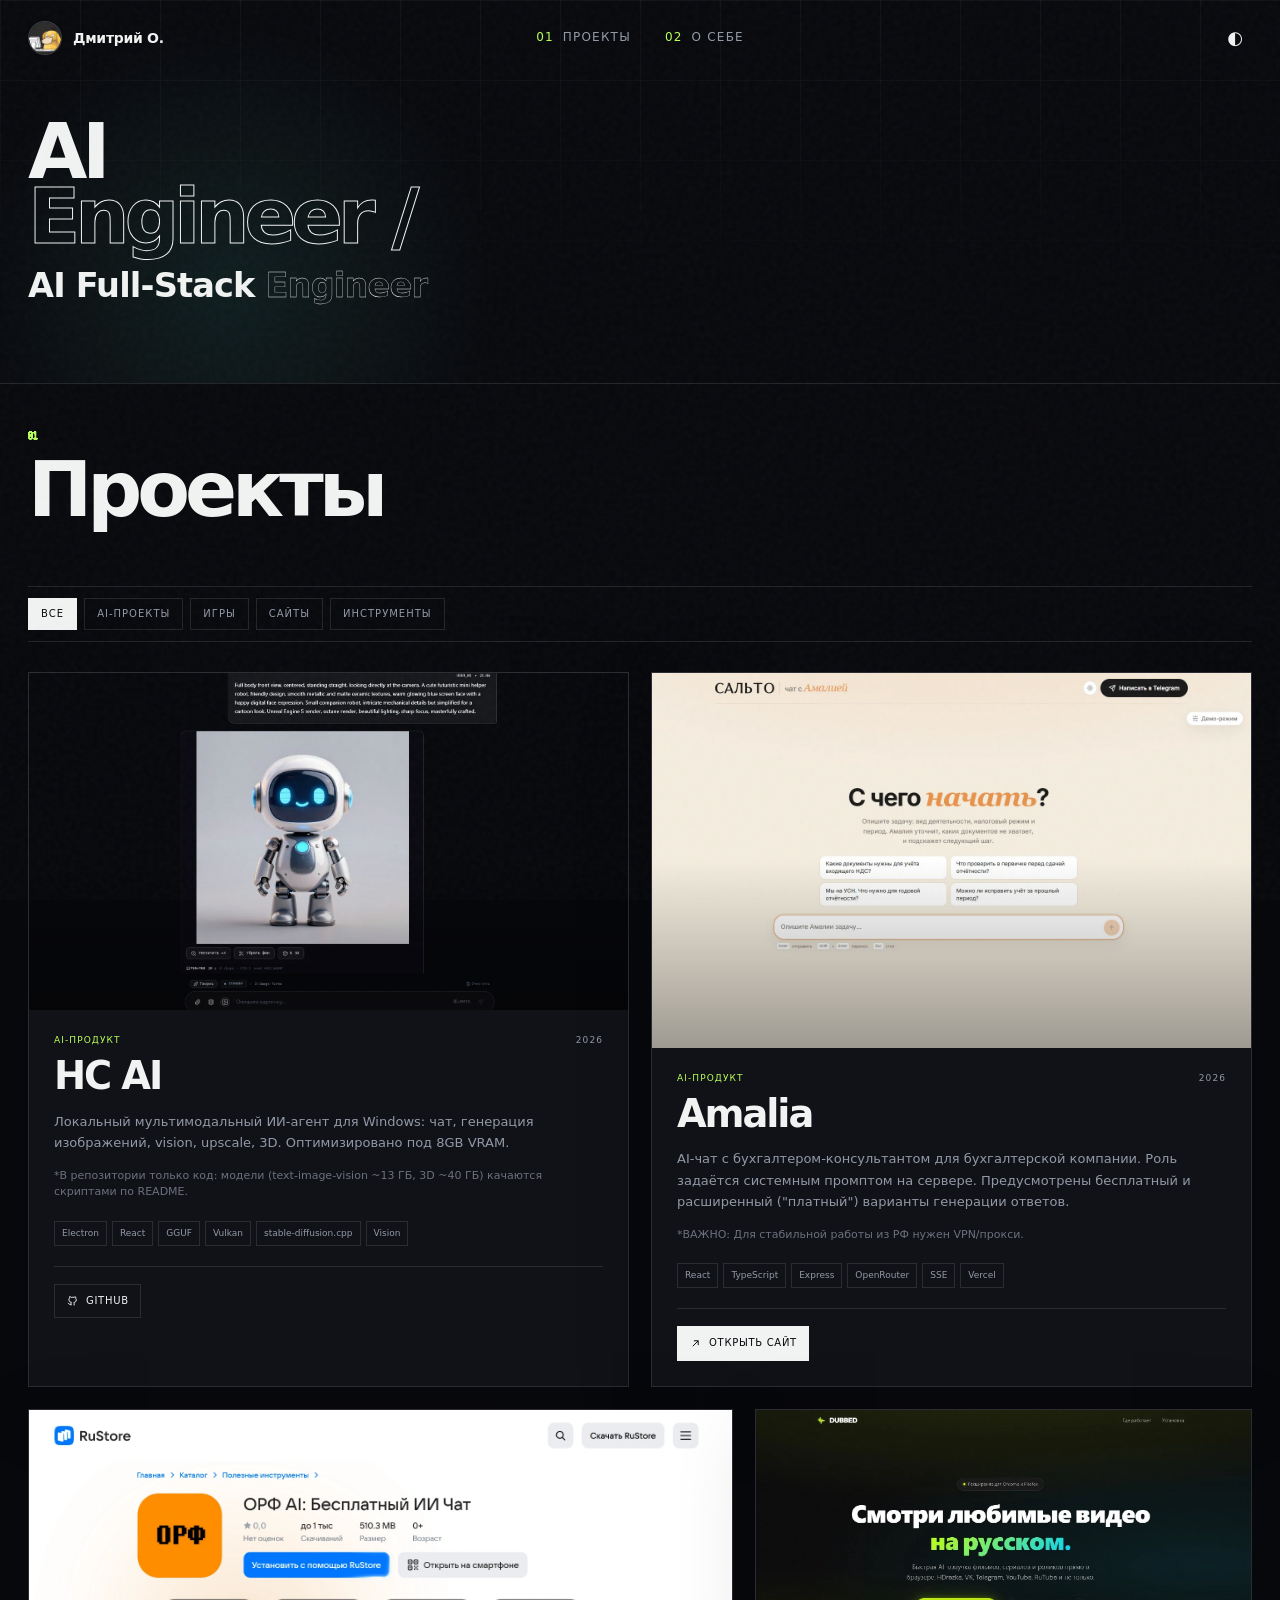
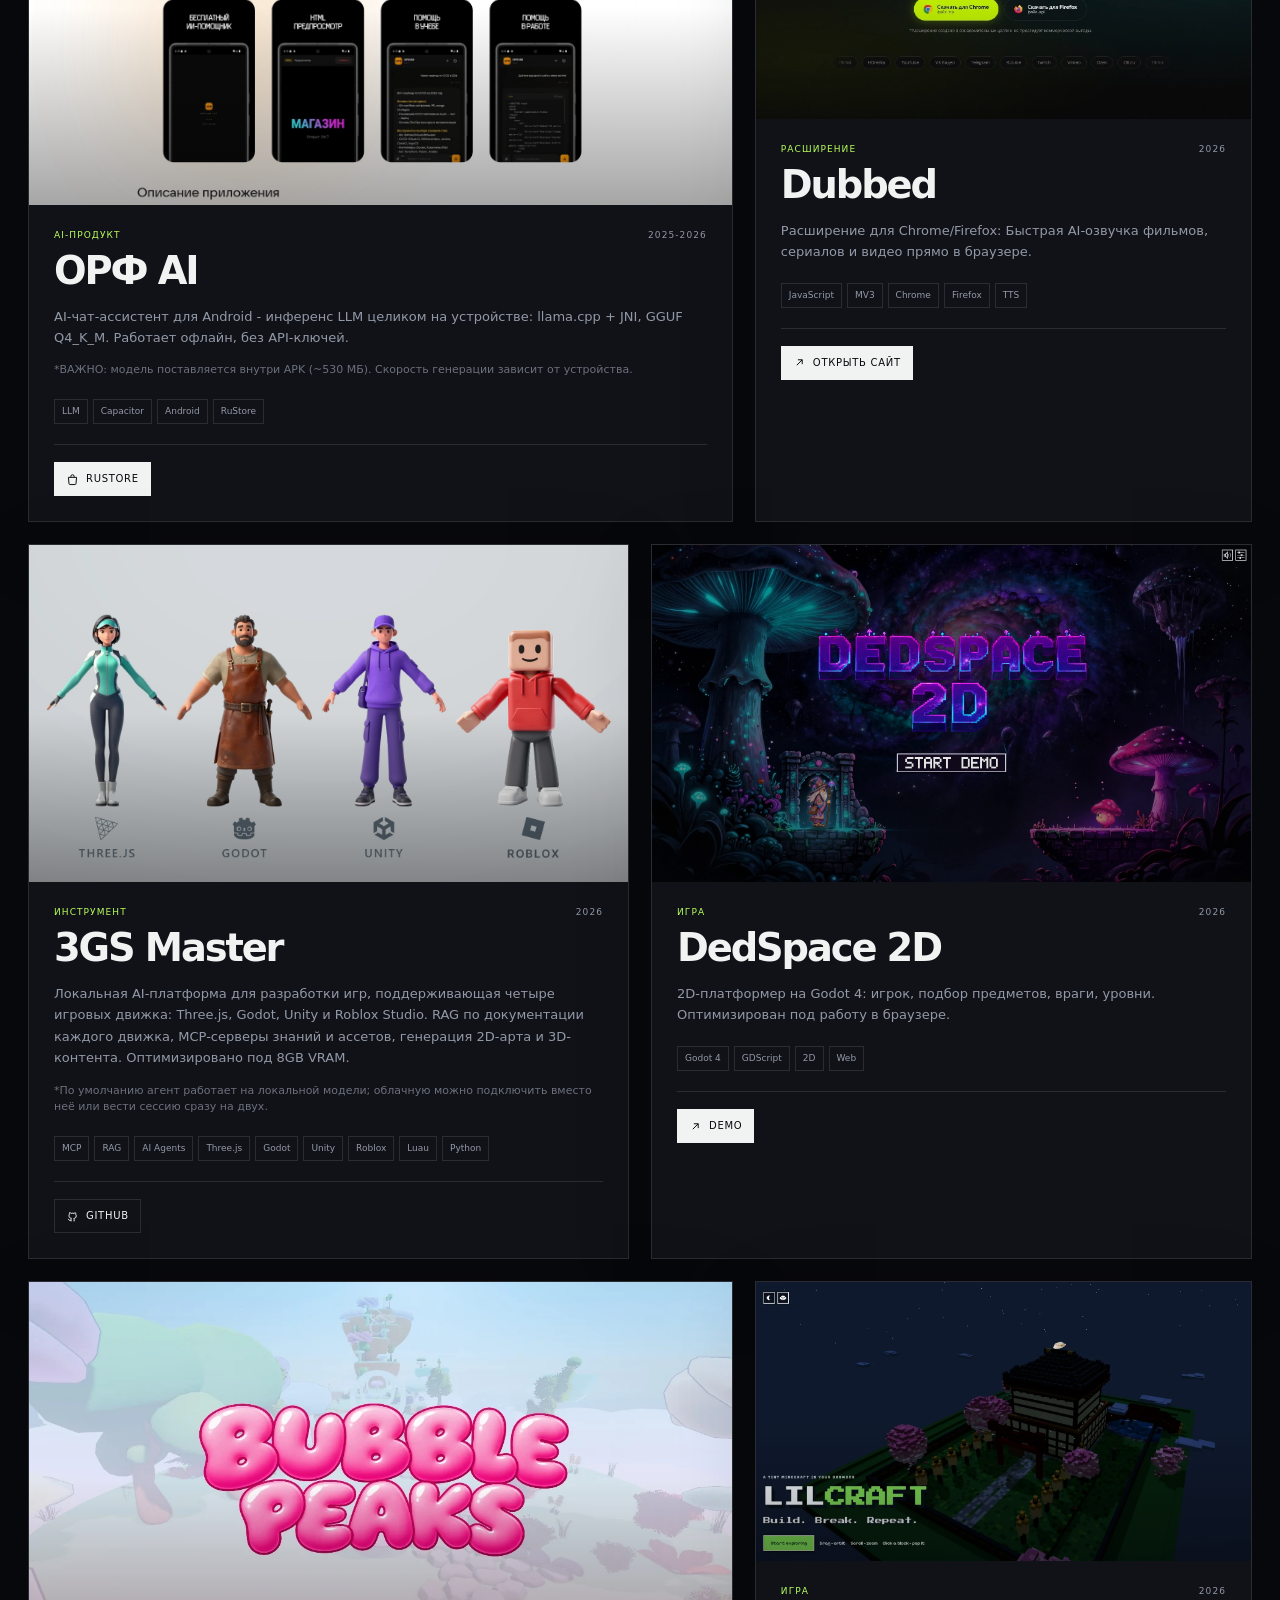
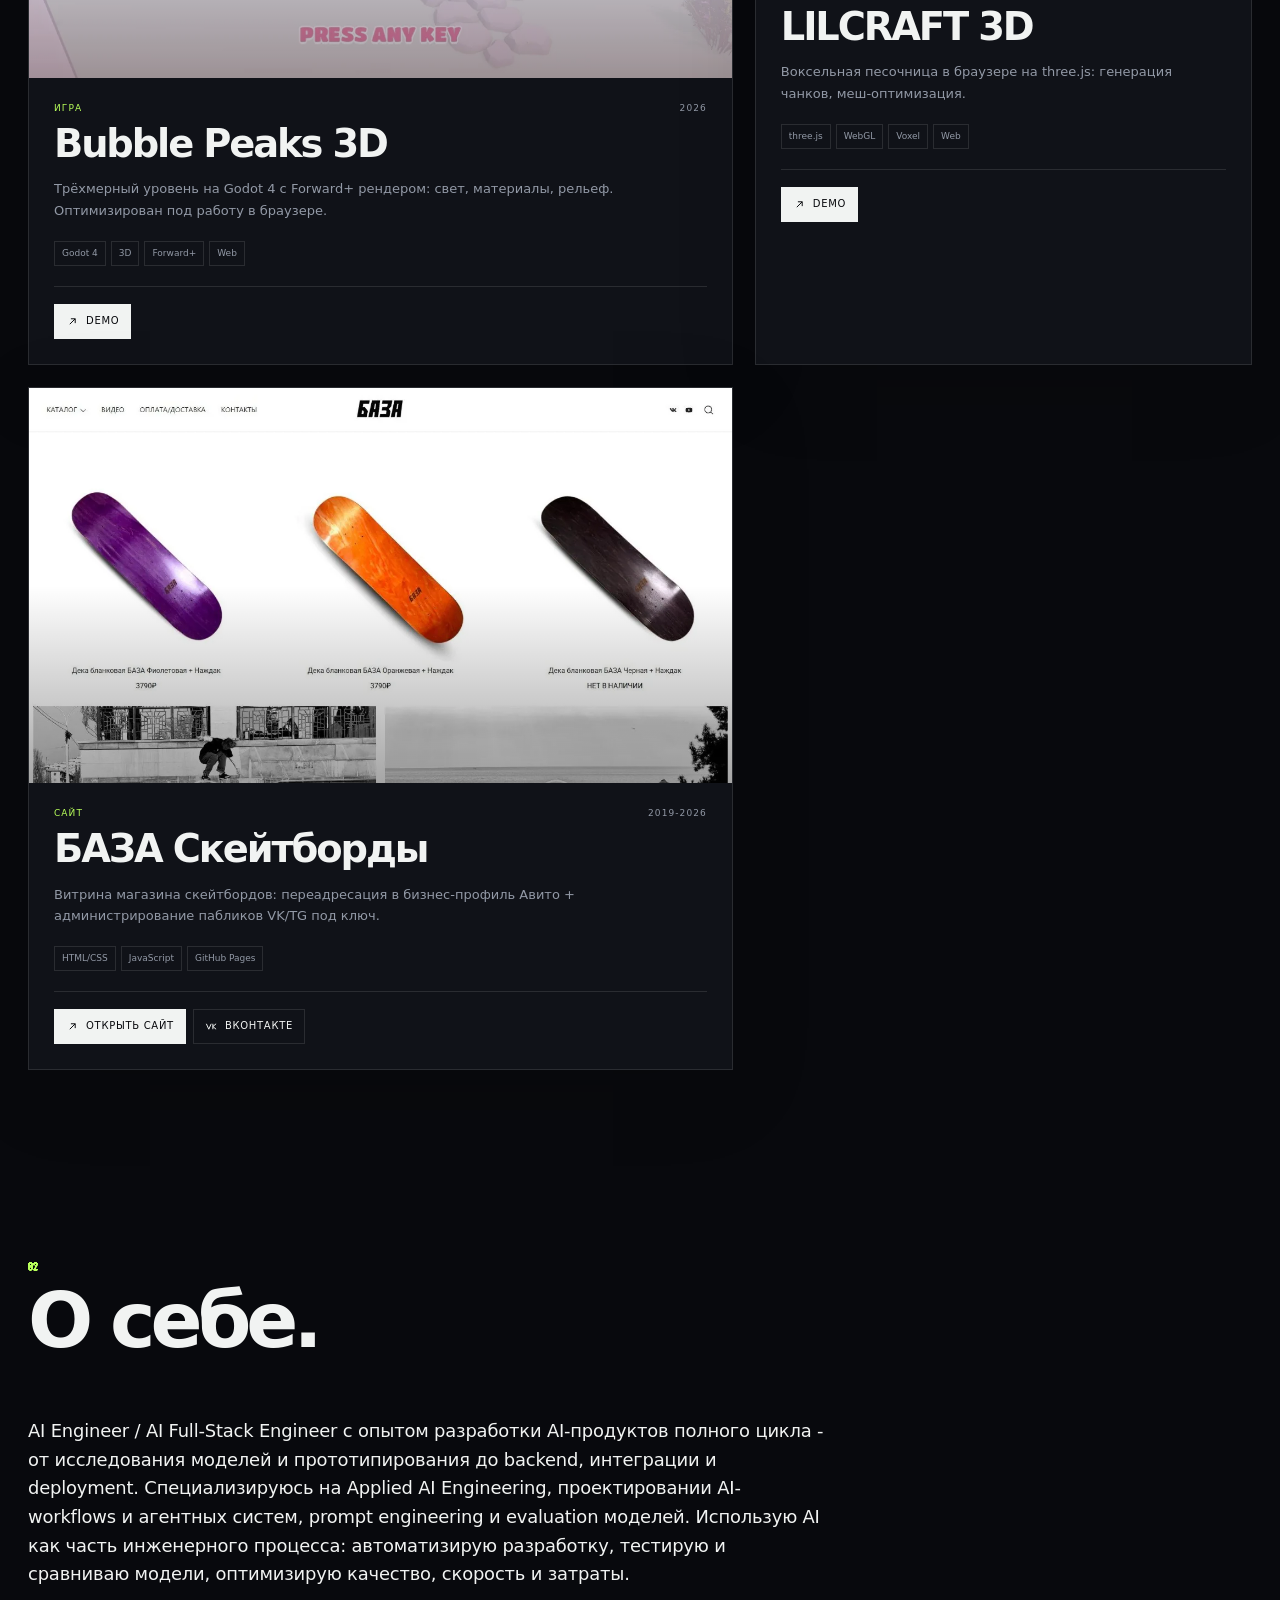
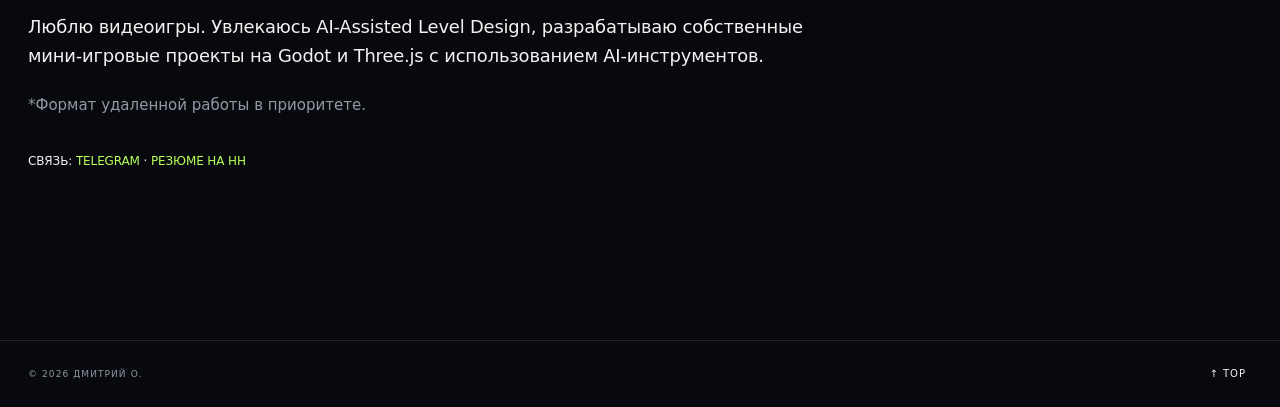
<file: index.html>
<!doctype html>
<html lang="ru" data-theme="dark">
<head>
<meta charset="utf-8"><meta name="viewport" content="width=device-width, initial-scale=1">
<title>Дмитрий О. | Портфолио</title>
<meta name="description" content="AI-продукты полного цикла: исследование моделей, прототип, backend, деплой. Плюс собственные игры на Godot и three.js.">
<meta name="color-scheme" content="dark light">
<meta name="theme-color" content="#08090d">
<meta property="og:type" content="website">
<meta property="og:title" content="Дмитрий О. - AI Full-Stack Engineer">
<meta property="og:description" content="AI-продукты, инструменты и игры на Godot/three.js - от прототипа до деплоя.">
<meta property="og:url" content="https://dvodev.space/">
<meta property="og:image" content="https://dvodev.space/assets/img/og-v3.jpg">
<meta property="og:image:width" content="1200">
<meta property="og:image:height" content="630">
<meta property="og:image:alt" content="Дмитрий О. - AI Full-Stack Engineer">
<meta name="twitter:card" content="summary_large_image">
<meta name="twitter:title" content="Дмитрий О. - AI Full-Stack Engineer">
<meta name="twitter:description" content="AI-продукты, инструменты и игры на Godot/three.js - от прототипа до деплоя.">
<meta name="twitter:image" content="https://dvodev.space/assets/img/og-v3.jpg">
<meta name="twitter:card" content="summary_large_image">
<link rel="icon" href="assets/img/favicon.svg?v=2" type="image/svg+xml">
<link rel="preload" as="image" href="assets/img/projects/hcai-main.webp">
<link rel="preload" as="image" href="assets/img/projects/dedspace.webp">
<link rel="stylesheet" href="assets/fonts/handjet.css">
<link rel="stylesheet" href="assets/css/style.css">
<script>
  // Тему ставим до первой отрисовки, иначе мигает светлым.
  try {
    var t = localStorage.getItem('theme');
    if (t) document.documentElement.setAttribute('data-theme', t);
  } catch (e) {}
</script>
<!-- ai-lab-ui-refresh.css из 19241a8 намеренно не подключён: слой красит карточки
     в белый полупрозрачный градиент с белой рамкой, а на светлой теме это даёт
     невидимые карточки (замер: background rgba(0,0,0,0), border rgba(255,255,255,.09)
     на фоне #d7d9dd). Файл в репозитории остался - чтобы вернуть слой, раскомментируйте. -->
<!-- <link rel="stylesheet" href="ai-lab-ui-refresh.css"> -->
</head>
<body>
<div class="noise" aria-hidden="true"></div><div class="progress"><i id="progressBar"></i></div>
<a class="skip" href="#main">Перейти к содержимому</a>
<header class="hdr" id="top"><div class="wrap hdr__in">
  <a class="brand" href="https://dvodev.space/" aria-label="На главную"><span class="brand__mark"><img src="assets/img/logo.png" alt="" width="30" height="30"></span><span data-site="name">Дмитрий О.</span></a>
  <nav class="nav" id="navMenu" aria-label="Разделы сайта" hidden><a href="#projects"><b>01</b>Проекты</a><a href="#about"><b>02</b>О себе</a></nav>
  <div class="hdr__act"><button class="iconbtn" id="themeBtn" type="button" aria-label="Переключить тему"><span>◐</span></button><button class="menu-btn" id="logoBtn" type="button" aria-label="Меню">MENU</button></div>
</div></header>
<main id="main">
<section class="hero"><div class="wrap hero__grid">
  <div class="hero__copy reveal"><h1>AI<br><em>Engineer /</em></h1><p class="hero__role">AI Full-Stack <em>Engineer</em></p></div>
</div></section>
<section class="projects sec" id="projects"><div class="wrap">
  <div class="section-head reveal"><div><span class="section-num">01</span><h2>Проекты</h2></div></div>
  <div class="filter-row"><div class="filters" id="filters" role="group" aria-label="Фильтр проектов" hidden></div></div>
  <div class="grid" id="grid"></div>
</div></section>
<section class="about sec" id="about"><div class="wrap"><div class="section-head reveal"><div><span class="section-num">02</span><h2>О себе<span class="dot">.</span></h2></div></div><div class="about__layout"><div class="about__txt reveal" id="aboutTxt"></div></div></div></section>
</main>
<footer class="ftr"><div class="wrap ftr__in"><span>© <span id="year">2026</span> Дмитрий О.</span><button class="totop" id="totop" type="button">↑ TOP</button></div></footer>
<div class="lb" id="lb" role="dialog" aria-modal="true" aria-label="Просмотр проекта" hidden><div class="lb__back" data-lb-close></div><button class="lb__x" type="button" aria-label="Закрыть" data-lb-close>×</button><button class="lb__nav lb__nav--prev" type="button" aria-label="Предыдущий проект" id="lbPrev">←</button><button class="lb__nav lb__nav--next" type="button" aria-label="Следующий проект" id="lbNext">→</button><figure class="lb__fig"><div class="lb__media"><img id="lbImg" alt=""><video id="lbVid" hidden muted loop playsinline controls></video></div><div class="lb__shots" id="lbShots" hidden></div><figcaption class="lb__cap"><div><span class="lb__label">PROJECT / PREVIEW</span><h3 id="lbTitle"></h3><p id="lbDesc"></p></div><a class="btn btn--primary lb__go" id="lbGo" href="#" target="_blank" rel="noopener"><span id="lbGoTxt">Открыть</span> ↗</a></figcaption></figure></div>
<div class="demo" id="demo" role="dialog" aria-modal="true" aria-label="Демо проекта" hidden><div class="demo__back" data-demo-close></div><div class="demo__ui"><span class="demo__name" id="demoTitle"></span><a class="demo__ext" id="demoExt" href="#" target="_blank" rel="noopener">Открыть ↗</a><button class="demo__x" type="button" aria-label="Закрыть" data-demo-close>×</button></div><div class="demo__mon" id="demoMon"><div class="demo__bezel"><div class="demo__screen" id="demoScreen"><p class="demo__fail" id="demoFail" hidden>Демо не загрузилось. <a id="demoFailLink" href="#" target="_blank">Открыть в новой вкладке</a>.</p></div><span class="demo__led"></span></div><div class="demo__stand"></div></div></div>
<script src="assets/data/projects.js?v=20261116d"></script><script src="assets/js/app.js"></script>
</body></html>
</file>
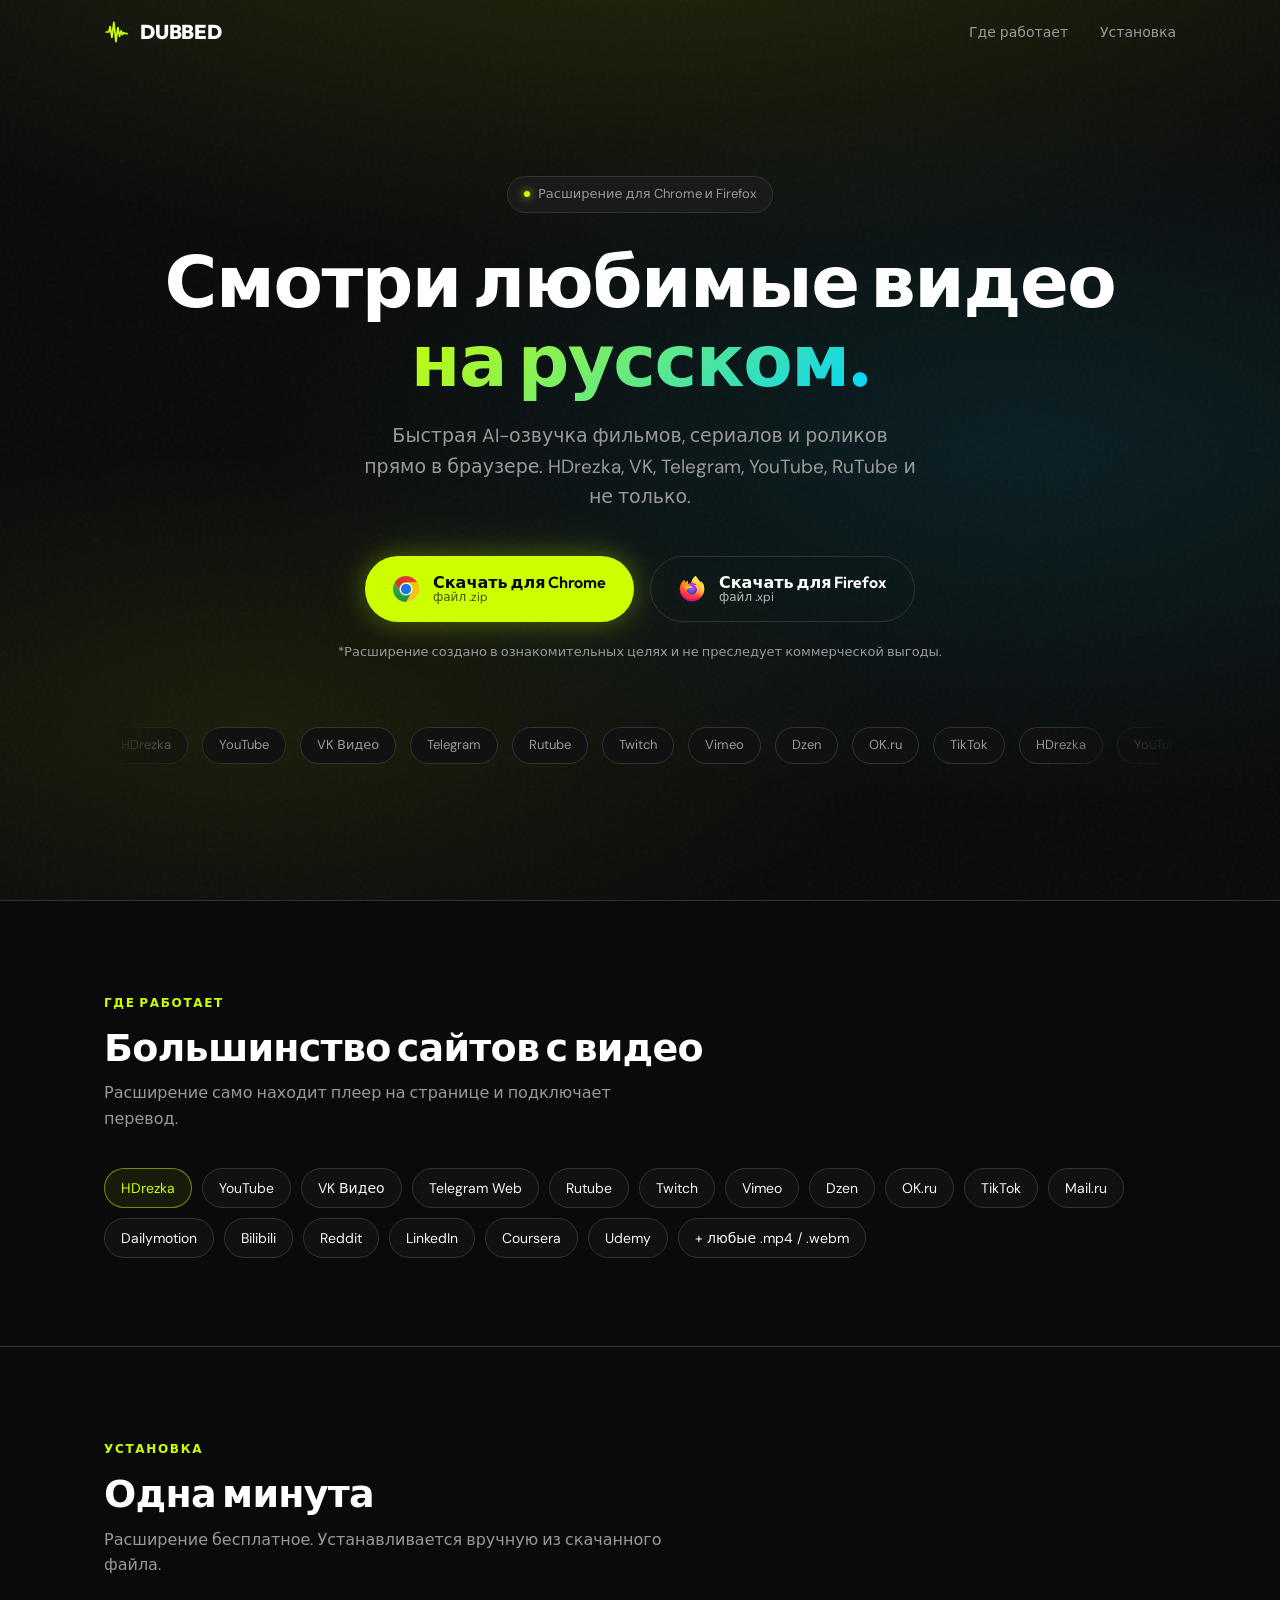
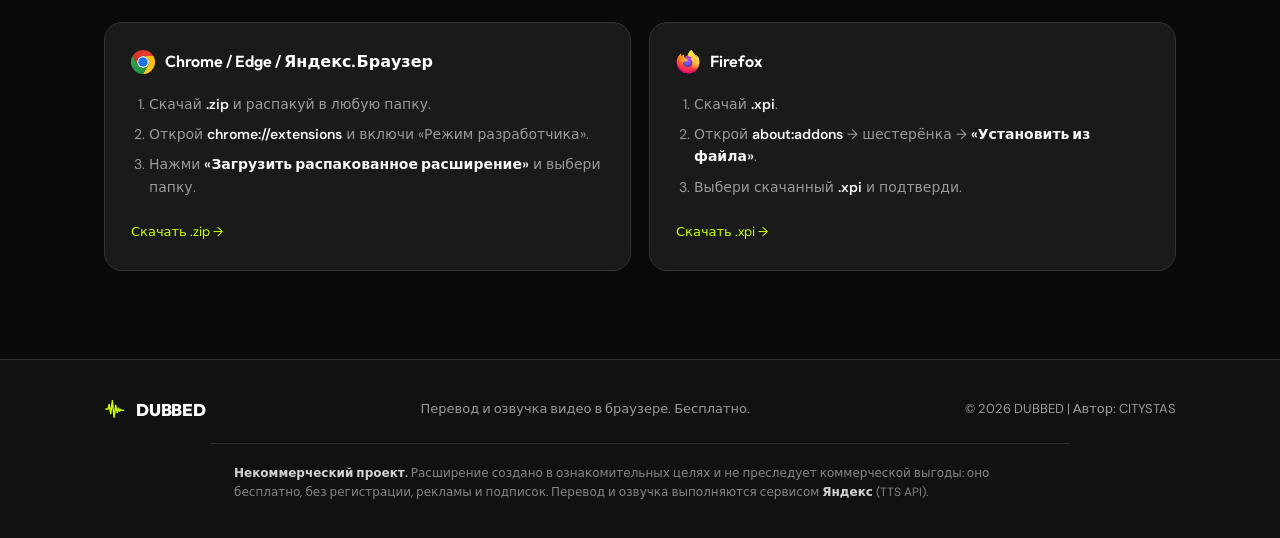
<file: apps/dubbed/index.html>
<!DOCTYPE html>
<html lang="ru" class="dark">
<head>
<meta charset="UTF-8" />
<meta name="viewport" content="width=device-width, initial-scale=1" />
<title>DUBBED - быстрые перевод и озвучка видео в браузере</title>
<meta name="description" content="Бесплатное расширение для Chrome и Firefox. Быстрая AI-озвучка фильмов и сериалов прямо в браузере - HDrezka, VK, Telegram, YouTube и другие." />
<link rel="icon" href="assets/dubbed-128.png" />
<link rel="preconnect" href="https://fonts.googleapis.com" />
<link rel="preconnect" href="https://fonts.gstatic.com" crossorigin />
<link href="https://fonts.googleapis.com/css2?family=Outfit:wght@400;500;600;700;800&family=DM+Sans:wght@400;500;600&display=swap" rel="stylesheet" />
<style>
  :root{
    --background:#0A0A0A;
    --background-secondary:#111111;
    --accent:#CCFF00;
    --accent-hover:#B8E600;
    --text:#F5F5F5;
    --text-heading:#FFFFFF;
    --text-muted:#999999;
    --border:#333333;
    --border-light:#444444;
    --card:#1A1A1A;
    --card-hover:#222222;
    --cyan:#00D4FF;
    --font-display:'Outfit',system-ui,-apple-system,'Segoe UI',sans-serif;
    --font-body:'DM Sans',system-ui,-apple-system,'Segoe UI',sans-serif;
  }
  *{box-sizing:border-box;margin:0;padding:0}
  html{scroll-behavior:smooth;-webkit-font-smoothing:antialiased;-moz-osx-font-smoothing:grayscale}
  body{
    background:var(--background);color:var(--text);
    font-family:var(--font-body);line-height:1.6;overflow-x:hidden;
  }
  h1,h2,h3{font-family:var(--font-display);color:var(--text-heading);line-height:1.1;letter-spacing:-.02em}
  a{text-decoration:none;color:inherit}
  ::selection{background:var(--accent);color:var(--background)}
  ::-webkit-scrollbar{width:8px}
  ::-webkit-scrollbar-track{background:var(--background)}
  ::-webkit-scrollbar-thumb{background:var(--border);border-radius:4px}
  ::-webkit-scrollbar-thumb:hover{background:var(--border-light)}

  .wrap{max-width:1120px;margin:0 auto;padding:0 24px}
  .text-gradient{background:linear-gradient(135deg,var(--accent) 0%,var(--cyan) 100%);-webkit-background-clip:text;background-clip:text;-webkit-text-fill-color:transparent}
  .glow{box-shadow:0 0 24px rgba(204,255,0,.28),0 0 56px rgba(204,255,0,.10)}
  .glow:hover{box-shadow:0 0 34px rgba(204,255,0,.5),0 0 70px rgba(204,255,0,.18)}

  /* ---------- NAV ---------- */
  header{
    position:fixed;top:0;left:0;right:0;z-index:40;
    transition:background .3s,border-color .3s,backdrop-filter .3s;
    border-bottom:1px solid transparent;
  }
  header.scrolled{background:rgba(26,26,26,.8);backdrop-filter:blur(12px);-webkit-backdrop-filter:blur(12px);border-bottom-color:var(--border)}
  .nav{display:flex;align-items:center;justify-content:space-between;height:64px}
  .brand{display:flex;align-items:center;gap:10px;font-family:var(--font-display);font-weight:800;font-size:20px;letter-spacing:-.01em;color:var(--text-heading)}
  .brand svg{display:block}
  .nav-links{display:flex;align-items:center;gap:32px}
  .nav-links a{font-size:14px;color:var(--text-muted);transition:color .2s}
  .nav-links a:hover{color:var(--text-heading)}
  .nav-toggle{display:none;background:none;border:0;color:var(--text-muted);cursor:pointer;padding:8px}

  /* ---------- HERO ---------- */
  .hero{position:relative;min-height:100vh;display:flex;align-items:center;justify-content:center;text-align:center;overflow:hidden;padding:120px 0 80px}
  .hero .aurora{position:absolute;inset:0;background:
    radial-gradient(ellipse 80% 50% at 50% -20%,rgba(204,255,0,.15),transparent),
    radial-gradient(ellipse 60% 40% at 80% 50%,rgba(0,212,255,.10),transparent),
    radial-gradient(ellipse 50% 30% at 20% 80%,rgba(204,255,0,.08),transparent)}
  .hero .grid{position:absolute;inset:0;opacity:.2;
    background-image:radial-gradient(circle at 1px 1px,rgba(255,255,255,.05) 1px,transparent 0);background-size:40px 40px}
  .hero .inner{position:relative;z-index:2;width:100%}
  .badge{display:inline-flex;align-items:center;gap:8px;padding:7px 16px;border-radius:999px;border:1px solid var(--border);background:var(--card);font-size:13px;color:var(--text-muted);margin-bottom:28px}
  .badge .dot{width:6px;height:6px;border-radius:50%;background:var(--accent);box-shadow:0 0 8px var(--accent)}
  .hero h1{font-size:clamp(38px,7vw,72px);font-weight:800}
  .hero .sub{margin:22px auto 0;max-width:560px;font-size:clamp(15px,1.6vw,19px);color:var(--text-muted)}

  .downloads{margin-top:44px;display:flex;flex-wrap:wrap;gap:16px;justify-content:center}
  .dl{
    display:inline-flex;align-items:center;gap:14px;
    padding:16px 28px;border-radius:999px;
    font-family:var(--font-display);font-weight:600;font-size:16px;
    transition:transform .18s,background .18s,border-color .18s,color .18s,box-shadow .18s;
    will-change:transform;
  }
  .dl:hover{transform:translateY(-2px)}
  .dl:active{transform:translateY(0) scale(.99)}
  .dl img{width:26px;height:26px;flex:none}
  .dl .txt{display:flex;flex-direction:column;line-height:1.15;text-align:left}
  .dl .txt small{font-family:var(--font-body);font-weight:400;font-size:12px;opacity:.7}
  .dl-chrome{background:var(--accent);color:var(--background)}
  .dl-chrome:hover{background:var(--accent-hover)}
  .dl-firefox{border:1px solid var(--border);color:var(--text-heading)}
  .dl-firefox:hover{border-color:var(--accent);color:var(--accent)}

  .free-note{margin-top:20px;font-size:13px;color:var(--text-muted)}
  .free-note b{color:var(--text-heading);font-weight:600}

  /* ---------- MARQUEE ---------- */
  .marquee{--marquee-duration:60s;margin-top:64px;overflow:hidden;-webkit-mask-image:linear-gradient(90deg,transparent,#000 12%,#000 88%,transparent);mask-image:linear-gradient(90deg,transparent,#000 12%,#000 88%,transparent)}
  .marquee .track{display:flex;width:max-content;animation:marquee var(--marquee-duration) linear infinite}
  .marquee:hover .track{animation-play-state:paused}
  .marquee span{white-space:nowrap;margin-right:14px;padding:7px 16px;border:1px solid var(--border);border-radius:999px;font-size:13px;color:var(--text-muted);background:var(--background-secondary)}
  @keyframes marquee{from{transform:translateX(0)}to{transform:translateX(-50%)}}

  /* ---------- SECTIONS ---------- */
  section.block{padding:88px 0;border-top:1px solid var(--border)}
  .kicker{font-family:var(--font-display);font-size:12px;font-weight:600;letter-spacing:.14em;text-transform:uppercase;color:var(--accent)}
  .block h2{margin-top:12px;font-size:clamp(26px,3.4vw,38px);font-weight:700}
  .block .lead{margin-top:12px;max-width:560px;color:var(--text-muted);font-size:16px}

  .sites{margin-top:36px;display:flex;flex-wrap:wrap;gap:10px}
  .sites span{padding:8px 16px;border:1px solid var(--border);border-radius:999px;font-size:14px;color:var(--text);background:var(--background-secondary)}
  .sites span.hot{border-color:rgba(204,255,0,.5);color:var(--accent);background:rgba(204,255,0,.07)}

  .steps{margin-top:44px;display:grid;grid-template-columns:1fr 1fr;gap:18px}
  .step-box{background:var(--card);border:1px solid var(--border);border-radius:18px;padding:26px}
  .step-box .hd{display:flex;align-items:center;gap:10px;font-family:var(--font-display);font-weight:600;font-size:16px;color:var(--text-heading)}
  .step-box .hd img{width:24px;height:24px}
  .step-box ol{margin:18px 0 0;padding-left:18px;color:var(--text-muted);font-size:14px}
  .step-box ol li{margin-bottom:8px}
  .step-box ol li b{color:var(--text);font-weight:600}
  .step-box .dl-link{display:inline-block;margin-top:16px;font-size:13px;color:var(--accent);border-bottom:1px solid transparent}
  .step-box .dl-link:hover{border-bottom-color:var(--accent)}

  /* ---------- FOOTER ---------- */
  footer{border-top:1px solid var(--border);background:var(--background-secondary);padding:36px 0}
  .foot{display:flex;align-items:center;justify-content:space-between;gap:16px;flex-wrap:wrap}
  .foot .brand{font-size:17px}
  .foot p{font-size:13px;color:var(--text-muted)}
  .disclaimer{margin-top:20px;padding-top:20px;border-top:1px solid var(--border);font-size:12px;line-height:1.6;color:var(--text-muted);opacity:.85;max-width:860px}
  .disclaimer b{color:var(--text);font-weight:600}

  /* grain */
  .grain::after{content:'';position:absolute;inset:0;pointer-events:none;opacity:.03;z-index:1;
    background-image:url("data:image/svg+xml,%3Csvg viewBox='0 0 256 256' xmlns='http://www.w3.org/2000/svg'%3E%3Cfilter id='n'%3E%3CfeTurbulence type='fractalNoise' baseFrequency='0.9' numOctaves='4' stitchTiles='stitch'/%3E%3C/filter%3E%3Crect width='100%25' height='100%25' filter='url(%23n)'/%3E%3C/svg%3E")}

  @media (max-width:720px){
    .nav-links{display:none}
    .nav-toggle{display:block}
    header.open .nav-links{
      display:flex;position:absolute;top:64px;left:0;right:0;flex-direction:column;gap:0;
      background:rgba(17,17,17,.98);border-bottom:1px solid var(--border);padding:8px 0;
    }
    header.open .nav-links a{padding:14px 24px;font-size:16px;width:100%}
    .downloads{flex-direction:column;align-items:stretch}
    .dl{justify-content:center}
    .steps{grid-template-columns:1fr}
    .foot{flex-direction:column;align-items:flex-start}
  }
  @media (prefers-reduced-motion:reduce){
    *,*::before,*::after{animation-duration:.01ms!important;animation-iteration-count:1!important;transition-duration:.01ms!important}
    /* бегущая строка — декоративная; движение сохраняем по требованию владельца сайта.
       Убрать эту строку — и при системном "уменьшении анимации" строка встанет. */
    .marquee .track{animation:marquee var(--marquee-duration) linear infinite!important}
  }
</style>
</head>
<body>

<header id="header">
  <div class="wrap nav">
    <a href="#" class="brand">
      <svg width="26" height="26" viewBox="0 0 24 24" fill="none" aria-hidden="true">
        <path d="M2 12h2.4l1.2-5 1.7 10 1.8-14 1.9 18 1.8-13 1.6 8 1.4-5 1.3 3.5 1-2 1.6 1h1.6" stroke="#CCFF00" stroke-width="1.6" stroke-linecap="round" stroke-linejoin="round"/>
      </svg>
      DUBBED
    </a>
    <nav class="nav-links">
      <a href="#sites">Где работает</a>
      <a href="#install">Установка</a>
    </nav>
    <button class="nav-toggle" id="navToggle" aria-label="Меню">
      <svg width="24" height="24" viewBox="0 0 24 24" fill="none" stroke="currentColor" stroke-width="2" stroke-linecap="round"><path d="M3 6h18M3 12h18M3 18h18"/></svg>
    </button>
  </div>
</header>

<main>
  <!-- HERO -->
  <section class="hero grain">
    <div class="aurora"></div>
    <div class="grid"></div>
    <div class="wrap inner">
      <span class="badge"><span class="dot"></span> Расширение для Chrome и Firefox</span>
      <h1>Смотри любимые видео<br><span class="text-gradient">на русском.</span></h1>
      <p class="sub">Быстрая AI-озвучка фильмов, сериалов и роликов прямо в браузере. HDrezka, VK, Telegram, YouTube, RuTube и не только.</p>

      <div class="downloads">
        <a class="dl dl-chrome glow" href="downloads/dubbed-chrome.zip" download>
          <img src="assets/chrome.svg" alt="Chrome" />
          <span class="txt">Скачать для Chrome<small>файл .zip</small></span>
        </a>
        <a class="dl dl-firefox" href="downloads/dubbed-firefox.xpi" download>
          <img src="assets/firefox.svg" alt="Firefox" />
          <span class="txt">Скачать для Firefox<small>файл .xpi</small></span>
        </a>
      </div>

      <p class="free-note">*Расширение создано в ознакомительных целях и не преследует коммерческой выгоды.</p>

      <div class="marquee" aria-hidden="true">
        <div class="track">
          <span>HDrezka</span><span>YouTube</span><span>VK Видео</span><span>Telegram</span><span>Rutube</span><span>Twitch</span><span>Vimeo</span><span>Dzen</span><span>OK.ru</span><span>TikTok</span>
          <span>HDrezka</span><span>YouTube</span><span>VK Видео</span><span>Telegram</span><span>Rutube</span><span>Twitch</span><span>Vimeo</span><span>Dzen</span><span>OK.ru</span><span>TikTok</span>
        </div>
      </div>
    </div>
  </section>

  <!-- SITES -->
  <section class="block" id="sites">
    <div class="wrap">
      <span class="kicker">Где работает</span>
      <h2>Большинство сайтов с видео</h2>
      <p class="lead">Расширение само находит плеер на странице и подключает перевод.</p>
      <div class="sites">
        <span class="hot">HDrezka</span>
        <span>YouTube</span>
        <span>VK Видео</span>
        <span>Telegram Web</span>
        <span>Rutube</span>
        <span>Twitch</span>
        <span>Vimeo</span>
        <span>Dzen</span>
        <span>OK.ru</span>
        <span>TikTok</span>
        <span>Mail.ru</span>
        <span>Dailymotion</span>
        <span>Bilibili</span>
        <span>Reddit</span>
        <span>LinkedIn</span>
        <span>Coursera</span>
        <span>Udemy</span>
        <span>+ любые .mp4 / .webm</span>
      </div>
    </div>
  </section>

  <!-- INSTALL -->
  <section class="block" id="install">
    <div class="wrap">
      <span class="kicker">Установка</span>
      <h2>Одна минута</h2>
      <p class="lead">Расширение бесплатное. Устанавливается вручную из скачанного файла.</p>

      <div class="steps">
        <div class="step-box">
          <div class="hd"><img src="assets/chrome.svg" alt="" /> Chrome / Edge / Яндекс.Браузер</div>
          <ol>
            <li>Скачай <b>.zip</b> и распакуй в любую папку.</li>
            <li>Открой <b>chrome://extensions</b> и включи «Режим разработчика».</li>
            <li>Нажми <b>«Загрузить распакованное расширение»</b> и выбери папку.</li>
          </ol>
          <a class="dl-link" href="downloads/dubbed-chrome.zip" download>Скачать .zip →</a>
        </div>
        <div class="step-box">
          <div class="hd"><img src="assets/firefox.svg" alt="" /> Firefox</div>
          <ol>
            <li>Скачай <b>.xpi</b>.</li>
            <li>Открой <b>about:addons</b> → шестерёнка → <b>«Установить из файла»</b>.</li>
            <li>Выбери скачанный <b>.xpi</b> и подтверди.</li>
          </ol>
          <a class="dl-link" href="downloads/dubbed-firefox.xpi" download>Скачать .xpi →</a>
        </div>
      </div>
    </div>
  </section>
</main>

<footer>
  <div class="wrap foot">
    <a href="#" class="brand">
      <svg width="22" height="22" viewBox="0 0 24 24" fill="none" aria-hidden="true">
        <path d="M2 12h2.4l1.2-5 1.7 10 1.8-14 1.9 18 1.8-13 1.6 8 1.4-5 1.3 3.5 1-2 1.6 1h1.6" stroke="#CCFF00" stroke-width="1.6" stroke-linecap="round" stroke-linejoin="round"/>
      </svg>
      DUBBED
    </a>
    <p>Перевод и озвучка видео в браузере. Бесплатно.</p>
    <p>© 2026 DUBBED | Автор: CITYSTAS</p>
  </div>
  <div class="wrap disclaimer">
    <b>Некоммерческий проект.</b> Расширение создано в ознакомительных целях и не преследует коммерческой выгоды: оно бесплатно, без регистрации, рекламы и подписок. Перевод и озвучка выполняются сервисом <b>Яндекс</b> (TTS API). 
  </div>
</footer>

<script>
  const header = document.getElementById('header');
  const toggle = document.getElementById('navToggle');
  const onScroll = () => header.classList.toggle('scrolled', window.scrollY > 50);
  window.addEventListener('scroll', onScroll, { passive: true });
  onScroll();
  toggle.addEventListener('click', () => header.classList.toggle('open'));
  document.querySelectorAll('.nav-links a').forEach(a =>
    a.addEventListener('click', () => header.classList.remove('open'))
  );
</script>
</body>
</html>
</file>
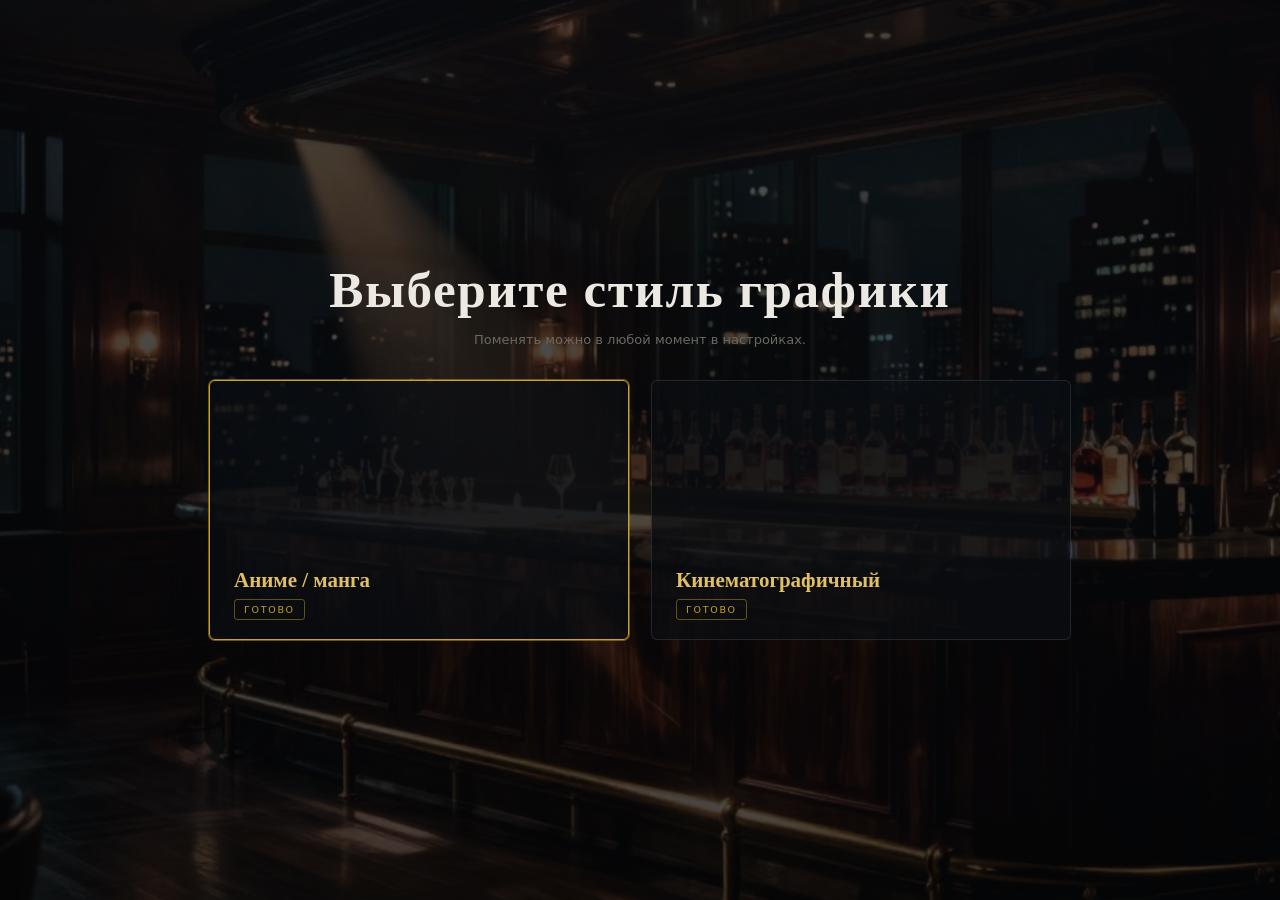
<file: games/ah_game/index.html>
<!DOCTYPE html>
<html lang="ru">
<head>
<meta charset="utf-8">
<meta name="viewport" content="width=device-width, initial-scale=1, viewport-fit=cover">
<meta name="rating" content="adult">
<meta name="theme-color" content="#0b0b0d">
<title>AFTER HOURS - Глава I · Полночь</title>
<link rel="icon" href="data:image/svg+xml,%3Csvg xmlns='http://www.w3.org/2000/svg' viewBox='0 0 32 32'%3E%3Crect width='32' height='32' rx='7' fill='%230b0b0d'/%3E%3Ccircle cx='16' cy='16' r='7' fill='%23c9a227'/%3E%3C/svg%3E">
<link rel="stylesheet" href="src/css/vn.css?v=1791306396">
</head>
<body>

<div id="stage">
  <div id="viewport"></div>
</div>

<!-- data (generated from src/data/*.json by tools/build_data.py) -->
<script src="src/data/story.js?v=1791306396"></script>
<script src="src/data/strings.js?v=1791306396"></script>
<script src="src/data/ai_character.js?v=1791306396"></script>

<!-- modules, load order matters -->
<script src="src/js/util.js?v=1791306396"></script>
<script src="src/js/core.js?v=1791306396"></script>
<script src="src/js/save.js?v=1791306396"></script>
<script src="src/js/ai.js?v=1791306396"></script>
<script src="src/js/engine.js?v=1791306396"></script>
<script src="src/js/ui.js?v=1791306396"></script>
<script src="src/js/screens.js?v=1791306396"></script>
<script src="src/js/main.js?v=1791306396"></script>

</body>
</html>
</file>
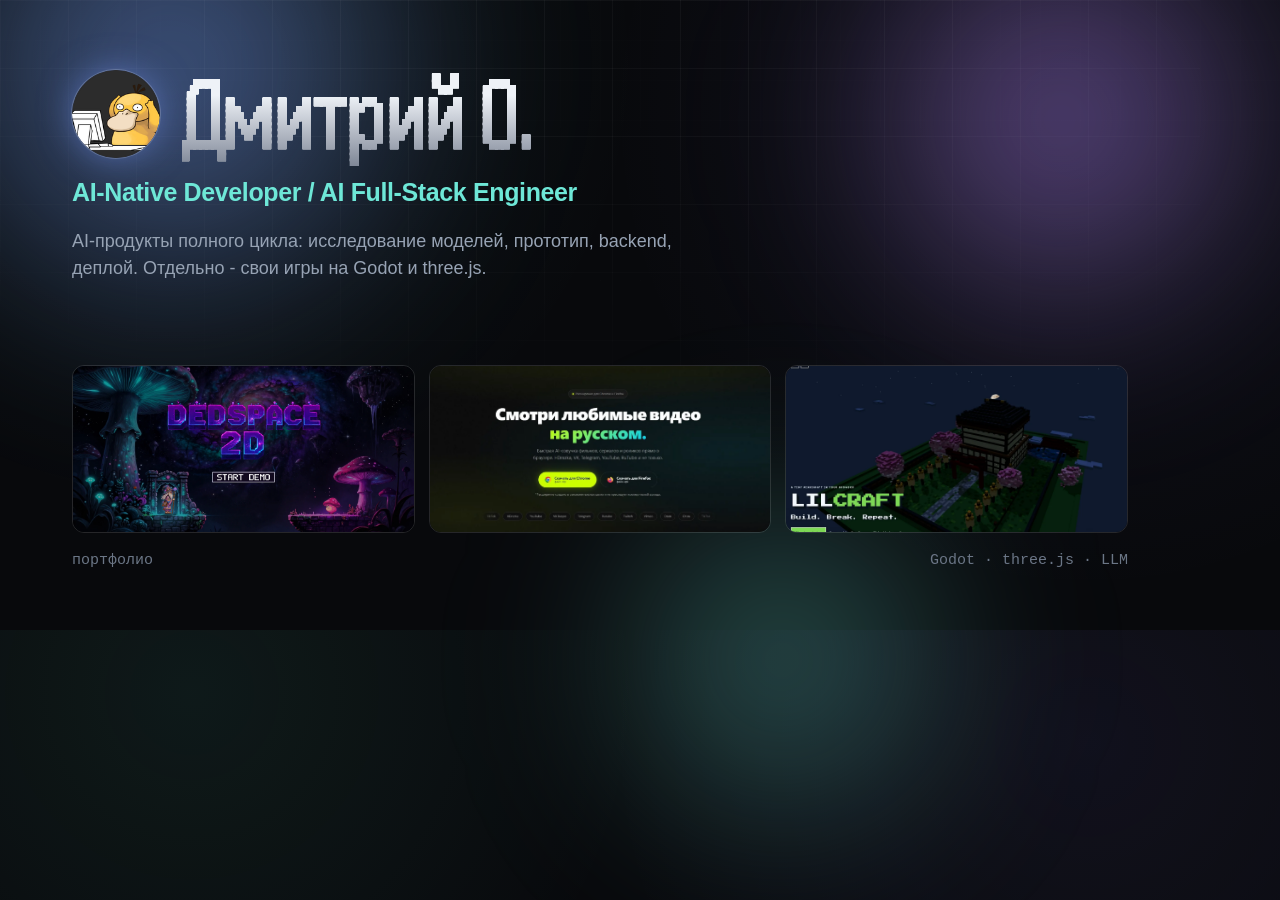
<file: tools/og.html>
<!DOCTYPE html>
<html lang="ru">
<head>
<meta charset="utf-8">
<link rel="stylesheet" href="../assets/fonts/handjet.css">
<style>
  * { margin: 0; padding: 0; box-sizing: border-box; }
  body {
    width: 1200px; height: 630px; overflow: hidden; position: relative;
    background: #08090c; color: #eef2f7;
    font: 16px/1.5 -apple-system, BlinkMacSystemFont, "Segoe UI", Roboto, Arial, sans-serif;
    -webkit-font-smoothing: antialiased;
  }
  .glow { position: absolute; border-radius: 50%; filter: blur(80px); }
  .g1 { width: 620px; height: 620px; left: -140px; top: -240px; background: radial-gradient(circle, rgba(124,156,255,.55), transparent 68%); }
  .g2 { width: 520px; height: 520px; right: -120px; top: -140px; background: radial-gradient(circle, rgba(185,140,255,.5), transparent 68%); }
  .g3 { width: 460px; height: 460px; left: 46%; bottom: -260px; background: radial-gradient(circle, rgba(110,231,215,.38), transparent 68%); }
  .grid {
    position: absolute; inset: 0; opacity: .5;
    background-image:
      linear-gradient(rgba(255,255,255,.07) 1px, transparent 1px),
      linear-gradient(90deg, rgba(255,255,255,.07) 1px, transparent 1px);
    background-size: 68px 68px;
    -webkit-mask-image: radial-gradient(110% 90% at 50% 0%, #000 20%, transparent 78%);
    mask-image: radial-gradient(110% 90% at 50% 0%, #000 20%, transparent 78%);
  }
  .in { position: relative; z-index: 2; padding: 62px 72px; height: 100%; display: flex; flex-direction: column; }

  .name { display: flex; align-items: center; gap: 22px; margin: 0 0 8px; }
  .mark {
    width: 88px; height: 88px; flex: none; border-radius: 50%; object-fit: cover;
    box-shadow: 0 0 0 1px rgba(255,255,255,.18), 0 0 40px -8px rgba(124,156,255,.8);
  }
  h1 {
    font-family: 'Handjet', -apple-system, "Segoe UI", Roboto, Arial, sans-serif;
    font-size: 104px; line-height: 1; letter-spacing: .045em; font-weight: 600;
    background: linear-gradient(180deg, #eef2f7 32%, #7f8797);
    -webkit-background-clip: text; background-clip: text; color: transparent;
  }
  .role { font-size: 25px; font-weight: 550; letter-spacing: -.015em; color: #6ee7d7; }
  .lead { margin-top: 16px; max-width: 66ch; font-size: 18px; color: #97a3b4; }

  .shots { margin-top: auto; display: flex; gap: 14px; }
  .shots img {
    flex: 1; height: 168px; object-fit: cover; border-radius: 12px;
    border: 1px solid rgba(255,255,255,.12);
  }
  .foot {
    margin-top: 20px; display: flex; justify-content: space-between; align-items: center;
    font: 500 15px/1 ui-monospace, Consolas, monospace; color: #6b7686;
  }
</style>
<link rel="stylesheet" href="../ai-lab-ui-refresh.css">
</head>
<body>
  <div class="glow g1"></div><div class="glow g2"></div><div class="glow g3"></div>
  <div class="grid"></div>

  <div class="in">
    <div class="name">
      <img class="mark" src="../assets/img/logo.png" alt="">
      <h1>Дмитрий О.</h1>
    </div>
    <div class="role">AI-Native Developer / AI Full-Stack Engineer</div>
    <p class="lead">AI-продукты полного цикла: исследование моделей, прототип, backend, деплой. Отдельно - свои игры на Godot и three.js.</p>

    <div class="shots">
      <img src="../assets/img/projects/dedspace.webp" alt="">
      <img src="../assets/img/projects/dubbed.webp" alt="">
      <img src="../assets/img/projects/lilcraft.webp" alt="">
    </div>
    <div class="foot"><span>портфолио</span><span>Godot · three.js · LLM</span></div>
  </div>
</body>
</html>
</file>
<file: assets/fonts/handjet.css>
/* Сгенерировано tools/fonts.js — руками не править.
   Запуск: node tools/fonts.js
   Подгруппы cyrillic и latin зашиты как data: URI и идут с font-display: block:
   отдельного запроса нет, и ни один кадр не рисуется системным шрифтом. Со swap
   браузер успевает показать системный шрифт в первом кадре и подменить его (FOUT).
   Остальные подгруппы — ссылками на файлы и со swap. */

/* cyrillic-ext */
@font-face {
  font-family: 'Handjet';
  font-style: normal;
  font-weight: 400 700;
  font-display: swap;
  src: url(handjet-cyrillic-ext.woff2) format('woff2');
  unicode-range: U+0460-052F, U+1C80-1C8A, U+20B4, U+2DE0-2DFF, U+A640-A69F, U+FE2E-FE2F;
}

/* cyrillic */
@font-face {
  font-family: 'Handjet';
  font-style: normal;
  font-weight: 400 700;
  font-display: block;
  src: url([data-uri]) format('woff2');
  unicode-range: U+0301, U+0400-045F, U+0490-0491, U+04B0-04B1, U+2116;
}

/* latin-ext */
@font-face {
  font-family: 'Handjet';
  font-style: normal;
  font-weight: 400 700;
  font-display: swap;
  src: url(handjet-latin-ext.woff2) format('woff2');
  unicode-range: U+0100-02BA, U+02BD-02C5, U+02C7-02CC, U+02CE-02D7, U+02DD-02FF, U+0304, U+0308, U+0329, U+1D00-1DBF, U+1E00-1E9F, U+1EF2-1EFF, U+2020, U+20A0-20AB, U+20AD-20C0, U+2113, U+2C60-2C7F, U+A720-A7FF;
}

/* latin */
@font-face {
  font-family: 'Handjet';
  font-style: normal;
  font-weight: 400 700;
  font-display: block;
  src: url([data-uri]) format('woff2');
  unicode-range: U+0000-00FF, U+0131, U+0152-0153, U+02BB-02BC, U+02C6, U+02DA, U+02DC, U+0304, U+0308, U+0329, U+2000-206F, U+20AC, U+2122, U+2191, U+2193, U+2212, U+2215, U+FEFF, U+FFFD;
}
</file>
<file: assets/css/style.css>
@font-face{font-family:HandJet;src:url('../fonts/handjet-latin.woff2') format('woff2');font-weight:100 900;font-display:swap}
:root{--bg:#08090d;--panel:#101218;--panel2:#14161d;--text:#f1f3f2;--muted:#9299a6;--line:rgba(255,255,255,.11);--line2:rgba(255,255,255,.18);--acid:#b8ff5a;--cyan:#5ef2d6;--violet:#9a7cff;--max:1380px;--ease:cubic-bezier(.2,.8,.2,1)}
html[data-theme=light]{--bg:#d7d9dd;--panel:#e4e5e9;--panel2:#cbcdd2;--text:#101217;--muted:#545962;--line:rgba(16,18,23,.15);--line2:rgba(16,18,23,.27);--acid:#4f7c00;--cyan:#00766a;--violet:#5a41c8}html[data-theme=light] body{background-image:linear-gradient(180deg,#dfe1e5 0%,#ccced3 100%)}
*{box-sizing:border-box}/* hidden обязан скрывать всё: у .btn стоит display:inline-flex,
   и без !important атрибут перебивается классом — кнопка в лайтбоксе у проекта
   без ссылок оставалась видимой пустышкой. Исключения ниже (.nav[hidden] на
   широком экране) специфичнее и тоже с !important. */
[hidden]{display:none!important}html{scroll-behavior:smooth}body{margin:0;background:var(--bg);color:var(--text);font-family:Inter,ui-sans-serif,system-ui,-apple-system,BlinkMacSystemFont,'Segoe UI',sans-serif;line-height:1.45;overflow-x:hidden}a{color:inherit;text-decoration:none}button{font:inherit;color:inherit}button,a{cursor:pointer}.wrap{width:min(calc(100% - 56px),var(--max));margin:auto}.noise{position:fixed;inset:0;z-index:100;pointer-events:none;opacity:.035;background-image:url("data:image/svg+xml,%3Csvg viewBox='0 0 180 180' xmlns='http://www.w3.org/2000/svg'%3E%3Cfilter id='n'%3E%3CfeTurbulence type='fractalNoise' baseFrequency='.9' numOctaves='4' stitchTiles='stitch'/%3E%3C/filter%3E%3Crect width='100%25' height='100%25' filter='url(%23n)'/%3E%3C/svg%3E")}.progress{position:fixed;z-index:120;top:0;left:0;width:100%;height:2px;background:transparent}.progress i{display:block;width:0;height:100%;background:var(--acid);box-shadow:0 0 14px var(--acid)}.skip{position:absolute;left:16px;top:-100px}.skip:focus{top:16px;z-index:200;background:var(--acid);color:#000;padding:10px}
.hdr{position:fixed;z-index:80;top:0;left:0;width:100%;transition:.4s var(--ease);border-bottom:1px solid transparent}.hdr.is-stuck{background:color-mix(in srgb,var(--bg) 78%,transparent);backdrop-filter:blur(18px);border-color:var(--line)}.hdr__in{height:76px;display:grid;grid-template-columns:1fr auto 1fr;align-items:center}.brand{display:flex;align-items:center;gap:11px;font-size:14px;font-weight:700;letter-spacing:-.02em;grid-column:1;justify-self:start}.brand__mark{width:34px;height:34px;display:grid;place-items:center;border:1px solid var(--line2);border-radius:50%;background:var(--panel);overflow:hidden}.brand__mark img{width:100%;height:100%;object-fit:cover}.nav{display:flex;gap:34px;grid-column:2;justify-self:center}.nav a{font-size:12px;text-transform:uppercase;letter-spacing:.1em;color:var(--muted)}.nav b{color:var(--acid);font-weight:500;margin-right:9px}.hdr__act{display:flex;align-items:center;gap:16px;grid-column:3;justify-self:end}.iconbtn,.menu-btn{background:none;border:0}.iconbtn{font-size:18px;width:34px;height:34px}.menu-btn{display:none;font-size:10px;letter-spacing:.12em}
.hero{min-height:auto;display:grid;align-items:center;position:relative;overflow:hidden;border-bottom:1px solid var(--line);background:radial-gradient(circle at 18% 75%,color-mix(in srgb,var(--cyan) 9%,transparent),transparent 24%)}.hero:before{content:"";position:absolute;inset:0;background-image:linear-gradient(var(--line) 1px,transparent 1px),linear-gradient(90deg,var(--line) 1px,transparent 1px);background-size:80px 80px;mask-image:linear-gradient(to bottom,black,transparent 80%);opacity:.38}.hero__grid{position:relative;display:grid;grid-template-columns:1fr;gap:0;min-height:auto;padding-top:120px;padding-bottom:80px}.hero__copy{align-self:center;max-width:900px;--h1:clamp(46px,6vw,100px)}.lb__label{font-size:10px;letter-spacing:.17em;color:var(--acid);font-weight:700}.hero h1{font-size:var(--h1);line-height:.84;letter-spacing:-.07em;margin:0;font-weight:750}.hero__role{font-size:calc(var(--h1)*.4376);line-height:1;letter-spacing:-.025em;font-weight:600;margin:20px 0 0}.hero h1 em,.section-head h2 em{font-style:normal;color:transparent;-webkit-text-stroke:1px var(--text)}.hero__role em{font-style:normal;color:transparent;-webkit-text-stroke-width:calc(var(--h1)*.0046);-webkit-text-stroke-color:var(--text)}
.sec{padding:145px 0;scroll-margin-top:76px}.hero + .sec,.about{padding-top:45px}.section-head{margin-bottom:62px}.section-num{display:block;color:var(--acid);font:700 12px/1 HandJet,monospace;margin-bottom:14px}.section-head h2{font-size:clamp(48px,6vw,88px);line-height:.9;letter-spacing:-.065em;margin:13px 0 0}.filter-row{display:flex;justify-content:space-between;align-items:center;border-top:1px solid var(--line);border-bottom:1px solid var(--line);padding:11px 0;margin-bottom:30px}.filters{display:flex;gap:7px;flex-wrap:wrap}.fchip{background:transparent;border:1px solid var(--line);padding:8px 12px;font-size:10px;text-transform:uppercase;letter-spacing:.1em;color:var(--muted)}.fchip.is-on{background:var(--text);color:var(--bg);border-color:var(--text)}
.grid{display:grid;grid-template-columns:repeat(12,1fr);gap:22px}.card{position:relative;grid-column:span 6;background:var(--panel);border:1px solid var(--line);overflow:hidden;min-width:0;transition:transform .55s var(--ease),border-color .4s,box-shadow .55s;box-shadow:0 20px 80px rgba(0,0,0,.12)}.card[data-span="5"]{grid-column:span 5}.card[data-span="7"]{grid-column:span 7}.card:hover{transform:translateY(-8px);border-color:var(--line2);box-shadow:0 35px 100px rgba(0,0,0,.26)}.card__shot{position:relative;width:100%;aspect-ratio:16/9;padding:0;border:0;background:#090a0e;display:block;overflow:hidden}.card__shot:after{content:"";position:absolute;inset:0;background:linear-gradient(180deg,transparent 50%,rgba(0,0,0,.35));pointer-events:none}.card__shot img,.card__clip{position:absolute;inset:0;width:100%;height:100%;object-fit:cover;transition:transform .8s var(--ease),filter .5s}.card:hover .card__shot img,.card:hover .card__clip{transform:scale(1.045);filter:saturate(1.08)}.card__hint{position:absolute;z-index:3;right:15px;top:15px;display:inline-flex;align-items:center;gap:6px;padding:7px 10px;background:rgba(8,9,13,.72);backdrop-filter:blur(10px);color:#eef1ef;font-size:9px;letter-spacing:.08em;text-transform:uppercase;opacity:0;transform:translateY(-5px);transition:.35s}.card__hint svg{width:13px;height:13px;flex:none;fill:none;stroke:currentColor;stroke-width:1.8}.card:hover .card__hint{opacity:1;transform:none}.card__body{padding:24px 25px 25px;position:relative}.card__meta{display:flex;align-items:center;gap:9px;margin-bottom:12px;color:var(--muted);font-size:9px;text-transform:uppercase;letter-spacing:.12em}.card__kind{color:var(--acid)}.card__year{margin-left:auto}.card__t{font-size:clamp(31px,3vw,50px);line-height:.9;letter-spacing:-.055em;margin:0 0 17px}.card__d{color:var(--muted);font-size:13px;line-height:1.65;max-width:650px;margin:0 0 10px}.card__note{display:block;white-space:pre-line;color:color-mix(in srgb,var(--muted) 70%,transparent);font-size:11px;line-height:1.5;margin-top:14px}.card__tags{display:flex;flex-wrap:wrap;gap:5px;margin:20px 0}.tag{border:1px solid var(--line);padding:5px 7px;color:var(--muted);font-size:9px}.card__links{display:flex;flex-wrap:wrap;gap:7px;padding-top:17px;border-top:1px solid var(--line);margin-top:18px}.card__links a{display:inline-flex;align-items:center;gap:7px;padding:9px 11px;border:1px solid var(--line);font-size:10px;text-transform:uppercase;letter-spacing:.07em}.card__links a:hover{border-color:var(--acid);color:var(--acid)}.card__links .is-primary{background:var(--text);color:var(--bg);border-color:var(--text)}.card__links .is-primary:hover{background:var(--acid);border-color:var(--acid);color:#000}.card__links svg,.btn svg{width:13px;height:13px;fill:none;stroke:currentColor;stroke-width:1.8}.badge{font-size:8px;color:var(--violet);border:1px solid color-mix(in srgb,var(--violet) 45%,transparent);padding:4px 6px}.badge i{display:inline-block;width:5px;height:5px;border-radius:50%;background:currentColor;margin-right:5px}.card__glow{position:absolute;inset:auto;left:var(--mx,50%);top:var(--my,50%);width:180px;height:180px;border-radius:50%;background:var(--cyan);filter:blur(70px);opacity:0;pointer-events:none;transform:translate(-50%,-50%);transition:opacity .4s}.card:hover .card__glow{opacity:.05}.ph{height:100%;display:grid;place-items:center;background:linear-gradient(135deg,var(--panel),var(--panel2));color:var(--muted)}.ph__mark{font:60px HandJet}.ph__note{font-size:9px;letter-spacing:.12em}

.about__layout{display:block}.about__txt{max-width:800px}.about__txt p{font-size:clamp(17px,1.4vw,22px);line-height:1.6;letter-spacing:-.01em;margin:0 0 24px}.about__txt .about__note{display:block;font-size:15px;line-height:1.55;color:var(--muted);margin:0 0 30px}.about__txt .about__links{margin-top:34px}.about__links{font-size:12px!important;text-transform:uppercase;letter-spacing:.08em}.about__links a{color:var(--acid)}
.ftr{border-top:1px solid var(--line);padding:25px 0;color:var(--muted);font-size:9px;text-transform:uppercase;letter-spacing:.12em}.ftr__in{display:flex;justify-content:space-between;align-items:center}.totop{background:none;border:0;color:var(--text);font-size:10px;text-transform:uppercase;letter-spacing:.1em}
.lb,.demo{position:fixed;inset:0;z-index:200;display:grid;place-items:center}.lb[hidden],.demo[hidden]{display:none}.lb__back,.demo__back{position:absolute;inset:0;background:rgba(4,5,8,.88);backdrop-filter:blur(16px)}.lb__x,.demo__x{position:absolute;right:25px;top:20px;z-index:3;background:none;border:0;font-size:35px;font-weight:200}.lb__nav{position:absolute;z-index:3;top:50%;transform:translateY(-50%);border:1px solid var(--line);background:var(--panel);width:48px;height:48px}.lb__nav--prev{left:25px}.lb__nav--next{right:25px}.lb__fig{position:relative;z-index:2;width:min(1100px,calc(100% - 150px));margin:0}.lb__media{background:#050609;border:1px solid var(--line);aspect-ratio:16/9;display:grid;place-items:center;overflow:hidden}.lb__media img,.lb__media video{width:100%;height:100%;object-fit:contain}.lb__cap{display:flex;justify-content:space-between;gap:30px;padding-top:17px}.lb__cap h3{font-size:35px;letter-spacing:-.04em;margin:4px 0}.lb__cap p{color:var(--muted);max-width:650px;font-size:13px}.lb__go{align-self:center;white-space:nowrap}.btn{display:inline-flex;align-items:center;gap:9px;padding:12px 15px;border:1px solid var(--line);font-size:10px;text-transform:uppercase}.btn--primary{background:var(--acid);color:#000;border-color:var(--acid)}.lb__shots{display:flex;gap:5px;overflow:auto;padding-top:7px}.lb__shot{border:1px solid var(--line);padding:0;width:80px;height:48px;background:none;opacity:.55}.lb__shot.is-on{border-color:var(--acid);opacity:1}.lb__shot img{width:100%;height:100%;object-fit:cover}.demo__ui{position:absolute;z-index:3;top:15px;left:25px;right:25px;display:flex;align-items:center;gap:18px}.demo__name{font-size:12px}.demo__ext{margin-left:auto;font-size:10px;color:var(--acid)}.demo__mon{position:relative;z-index:2;width:min(1180px,90vw,calc((100vh - 110px)*16/9))}.demo__bezel{background:#11131a;border:1px solid #3a3e49;padding:12px;box-shadow:0 30px 120px #000}.demo__screen{aspect-ratio:16/9;background:#000;overflow:hidden}.demo__screen iframe{display:block;width:100%;height:100%;border:0}.demo__led{display:block;width:5px;height:5px;border-radius:50%;background:var(--acid);margin:6px auto 0}.demo__stand{width:180px;height:30px;background:#161820;margin:auto;clip-path:polygon(35% 0,65% 0,100% 100%,0 100%)}.demo__fail{padding:30px;color:var(--muted);font-size:13px}.reveal{opacity:0;transform:translateY(28px);transition:opacity .8s var(--ease),transform .8s var(--ease)}.reveal.is-in{opacity:1;transform:none}
@media(max-width:900px){.wrap{width:min(calc(100% - 34px),var(--max))}.nav{display:none}.menu-btn{display:block}.hero{min-height:auto}.hero__grid{padding-top:100px;padding-bottom:45px}.hero__copy{--h1:clamp(42px,11vw,84px)}.grid{grid-template-columns:1fr}.card,.card[data-span="5"],.card[data-span="7"]{grid-column:span 1}.lb__fig{width:calc(100% - 40px)}.lb__nav{display:none}.lb__cap{flex-direction:column}.lb__go{align-self:flex-start}}
@media(max-width:560px){.wrap{width:calc(100% - 24px)}.hdr__in{height:65px}.hero{padding-bottom:0}.hero__grid{padding-top:90px;padding-bottom:40px}.hero__copy{--h1:13vw}.hero__role{margin-top:14px}.sec{padding:90px 0;scroll-margin-top:65px}.hero + .sec,.about{padding-top:90px}.section-head h2{font-size:48px}.filter-row{align-items:flex-start;gap:12px;flex-direction:column}.card__body{padding:19px}.card__t{font-size:38px}.ftr__in{gap:20px;flex-wrap:wrap}.lb__x{right:12px}.lb__cap h3{font-size:28px}}
@media(prefers-reduced-motion:reduce){*,*::before,*::after{scroll-behavior:auto!important;animation:none!important;transition:none!important}.reveal{opacity:1;transform:none}}
@media(min-width:901px){.nav[hidden]{display:flex!important}}
/* Клип в полоске лайтбокса: постер с кнопкой play. См. isClipShot в app.js. */
.lb__shots[hidden]{display:none}
.lb__shot--clip{position:relative}
.lb__play{position:absolute;inset:0;display:grid;place-items:center;color:#fff;background:rgba(4,5,8,.42)}
.lb__play svg{width:20px;height:20px;fill:currentColor;stroke:none}
@media(max-width:900px){.nav[hidden]{display:none!important}.nav:not([hidden]){position:absolute;top:65px;left:0;right:0;margin:0;padding:18px;background:var(--bg);border-bottom:1px solid var(--line);display:flex;flex-direction:column;gap:15px}.nav:not([hidden]) a{font-size:13px}}
</file>
<file: ai-lab-ui-refresh.css>
/* === AI LAB UI REFRESH === */
:root {
  --ui-accent: #65f7d0;
  --ui-accent-2: #8b7cff;
  --ui-bg: #08090c;
  --ui-panel: rgba(255,255,255,.045);
  --ui-line: rgba(255,255,255,.09);
}
body {
  background:
    radial-gradient(circle at 15% 10%, rgba(101,247,208,.07), transparent 28rem),
    radial-gradient(circle at 85% 18%, rgba(139,124,255,.07), transparent 30rem),
    var(--ui-bg);
}
body::before {
  content:"";
  position:fixed; inset:0; pointer-events:none; z-index:-1;
  opacity:.28;
  background-image:
    linear-gradient(rgba(255,255,255,.035) 1px, transparent 1px),
    linear-gradient(90deg, rgba(255,255,255,.035) 1px, transparent 1px);
  background-size:40px 40px;
  mask-image:linear-gradient(to bottom, black, transparent 85%);
}
:is(.project-card,.card,.project,.portfolio-card) {
  border:1px solid var(--ui-line);
  background:linear-gradient(145deg, rgba(255,255,255,.065), rgba(255,255,255,.018));
  box-shadow:0 18px 60px rgba(0,0,0,.22);
  transition:transform .45s cubic-bezier(.2,.8,.2,1), border-color .35s, box-shadow .45s;
  overflow:hidden;
}
:is(.project-card,.card,.project,.portfolio-card):hover {
  transform:translateY(-8px);
  border-color:rgba(101,247,208,.35);
  box-shadow:0 24px 80px rgba(0,0,0,.35), 0 0 50px rgba(101,247,208,.07);
}
:is(.project-card,.card,.project,.portfolio-card) img {
  transition:transform .7s cubic-bezier(.2,.8,.2,1), filter .5s;
}
:is(.project-card,.card,.project,.portfolio-card):hover img {
  transform:scale(1.035);
  filter:saturate(1.08) contrast(1.03);
}
:is(h1,h2,h3) {
  letter-spacing:-.035em;
}
a, button {
  transition:transform .25s ease, opacity .25s ease, border-color .25s ease, background .25s ease;
}
button:hover, a:hover { transform:translateY(-1px); }
@media (prefers-reduced-motion: reduce) {
  *, *::before, *::after { animation:none !important; transition:none !important; }
}
</file>
<file: games/ah_game/src/css/vn.css>
/* ============================================================
   AFTER HOURS -- visual system
   Dark cinematic VN. No frameworks. Layers, motion, restraint.
   ============================================================ */

:root {
  /* palette */
  --ink:        #08090c;
  --ink-2:      #0e1014;
  --panel:      rgba(14, 16, 20, 0.82);
  --panel-solid:#12141a;
  --line:       rgba(255, 255, 255, 0.10);
  --line-2:     rgba(255, 255, 255, 0.18);
  --text:       #ece9e3;
  --text-dim:   #9d9a94;
  --text-mute:  #6a6862;
  --gold:       #c9a227;
  --gold-soft:  #e0c063;
  --amber:      #e08a3c;
  --teal:       #2f8f8f;
  --danger:     #c8503c;
  --trust-c:    #5fa8d3;
  --attr-c:     #d3576f;
  --tens-c:     #e08a3c;
  --curi-c:     #8f7fd3;
  --mood-c:     #c9a227;

  --ui-font: "Inter", "Segoe UI", system-ui, -apple-system, "Helvetica Neue", Arial, sans-serif;
  --serif:   "Playfair Display", "Georgia", "Times New Roman", serif;

  --speed: 1;
  --vignette: 0.35;
  --bloom: 0.5;
}

* { box-sizing: border-box; }

html, body {
  margin: 0; padding: 0;
  height: 100%; width: 100%;
  background: var(--ink);
  color: var(--text);
  font-family: var(--ui-font);
  overflow: hidden;
  -webkit-font-smoothing: antialiased;
}

button { font-family: inherit; color: inherit; cursor: pointer; border: none; background: none; }
button:disabled { cursor: default; }

/* ---------------------------------------------------------------- Stage */
#stage {
  position: fixed; inset: 0;
  display: flex; align-items: center; justify-content: center;
  background: #000;
}

#viewport {
  position: relative;
  width: 100%; height: 100%;
  max-width: 100vw; max-height: 100vh;
  overflow: hidden;
  background: var(--ink);
}

/* ------------------------------------------------ Background with parallax */
#bg-layer { position: absolute; inset: 0; overflow: hidden; }

.bg {
  position: absolute; inset: -4%;
  background-size: cover;
  background-position: center;
  opacity: 0;
  transform: scale(1.06);
  transition: opacity 900ms ease, transform 1400ms cubic-bezier(.22,.61,.36,1), filter 900ms ease;
  will-change: opacity, transform;
  image-rendering: auto;
}
.bg.show { opacity: 1; transform: scale(1.02); }
.bg.warm   { filter: saturate(1.06) contrast(1.04) sepia(.08) hue-rotate(-4deg); }
.bg.cold   { filter: saturate(.82) contrast(1.10) brightness(.92) hue-rotate(8deg); }
.bg.neutral{ filter: saturate(.95) contrast(1.05); }

/* slow drift so the frame is never dead */
@keyframes drift {
  0%   { transform: scale(1.02) translate3d(0,0,0); }
  50%  { transform: scale(1.055) translate3d(-1.1%, -0.8%, 0); }
  100% { transform: scale(1.02) translate3d(0,0,0); }
}
.bg.show.drift { animation: drift 38s ease-in-out infinite; }

/* vignette + grade overlay */
#grade {
  position: absolute; inset: 0; pointer-events: none;
  background:
    radial-gradient(120% 90% at 50% 45%, transparent 35%, rgba(0,0,0,.72) 100%),
    linear-gradient(to bottom, rgba(0,0,0,.45) 0%, transparent 22%, transparent 62%, rgba(0,0,0,.78) 100%);
  opacity: var(--vignette);
  transition: opacity 700ms ease;
}
#bloom {
  position: absolute; inset: 0; pointer-events: none; mix-blend-mode: screen;
  background: radial-gradient(60% 45% at 50% 38%, rgba(201,162,39,.16), transparent 70%);
  opacity: var(--bloom);
  animation: bloomPulse 7s ease-in-out infinite;
}
@keyframes bloomPulse { 0%,100% { opacity: calc(var(--bloom) * .8); } 50% { opacity: var(--bloom); } }

#grain {
  position: absolute; inset: 0; pointer-events: none; opacity: .045;
  background-image: url("data:image/svg+xml;utf8,<svg xmlns='http://www.w3.org/2000/svg' width='120' height='120'><filter id='n'><feTurbulence type='fractalNoise' baseFrequency='.9' numOctaves='3'/></filter><rect width='120' height='120' filter='url(%23n)' opacity='.5'/></svg>");
  animation: grainShift 1.2s steps(3) infinite;
}
@keyframes grainShift {
  0% { transform: translate(0,0); } 33% { transform: translate(-2%,1%); } 66% { transform: translate(1%,-2%); }
}

/* ------------------------------------------------------------- Sprites */
#sprite-layer { position: absolute; inset: 0; pointer-events: none; }

/* contact shadow so the figure sits in the scene instead of floating on it */
#sprite-layer::after {
  content: ''; position: absolute; left: 50%; bottom: -2%;
  width: 46%; height: 9%;
  transform: translateX(-50%);
  background: radial-gradient(50% 50% at 50% 50%, rgba(0,0,0,.62) 0%, rgba(0,0,0,.30) 45%, transparent 72%);
  filter: blur(6px);
  opacity: 0; transition: opacity 500ms ease;
}
#sprite-layer.has-sprite::after { opacity: 1; }

.sprite {
  position: absolute; bottom: 0; left: 50%;
  height: 92%;
  /* sprites are 768x1216 -- width must be derived, a bare height collapses to 0 */
  aspect-ratio: 768 / 1216;
  width: auto;
  max-width: 92vw;
  transform: translateX(-50%) translateY(3%);
  opacity: 0;
  transition: opacity 420ms ease, transform 620ms cubic-bezier(.22,.61,.36,1), filter 420ms ease;
  filter: drop-shadow(0 24px 48px rgba(0,0,0,.65));
  will-change: opacity, transform;
}
.sprite.show { opacity: 1; transform: translateX(-50%) translateY(0); }
.sprite.out  { opacity: 0; transform: translateX(-50%) translateY(2%); }

@keyframes breathe {
  0%,100% { transform: translateX(-50%) translateY(0) scale(1); }
  50%     { transform: translateX(-50%) translateY(-0.6%) scale(1.006); }
}
.sprite.show.breathe { animation: breathe 4.6s ease-in-out infinite; }

/* mood tint applied to the sprite plate */
.sprite.mood-angry      { filter: drop-shadow(0 24px 48px rgba(0,0,0,.7)) contrast(1.10) saturate(.9); }
.sprite.mood-vulnerable { filter: drop-shadow(0 24px 48px rgba(0,0,0,.6)) brightness(1.06) saturate(1.05); }
.sprite.mood-happy      { filter: drop-shadow(0 24px 48px rgba(0,0,0,.55)) brightness(1.08) saturate(1.12); }
.sprite.mood-suspicious { filter: drop-shadow(0 24px 48px rgba(0,0,0,.7)) saturate(.85) brightness(.95); }
.sprite.mood-playful    { filter: drop-shadow(0 24px 48px rgba(0,0,0,.6)) saturate(1.06); }

/* ---------------------------------------------------------------- CG */
#cg-layer { position: absolute; inset: 0; pointer-events: none; }
.cg {
  position: absolute; inset: 0;
  background-size: contain; background-position: center; background-repeat: no-repeat;
  background-color: rgba(0,0,0,.55);
  opacity: 0; transform: scale(1.05);
  transition: opacity 700ms ease, transform 1200ms cubic-bezier(.22,.61,.36,1);
  /* On ultrawide viewports a 16:9 CG cannot fill the frame, and `contain`
     leaves hard vertical seams where the art stops. Feather both edges so the
     CG dissolves into the dimmed scene instead of sitting in a rectangle. */
  -webkit-mask-image: linear-gradient(to right,
      transparent 0, #000 6%, #000 94%, transparent 100%);
  mask-image: linear-gradient(to right,
      transparent 0, #000 6%, #000 94%, transparent 100%);
}
.cg.show { opacity: 1; transform: scale(1); }

/* -------------------------------------------------------------- Dialogue */
#dialogue {
  position: absolute; left: 0; right: 0; bottom: 0;
  padding: 0 clamp(16px, 4vw, 72px) clamp(16px, 3vh, 40px);
  z-index: 30;
  transition: opacity 260ms ease, transform 260ms ease;
}
#dialogue.hidden { opacity: 0; transform: translateY(14px); pointer-events: none; }

.speaker-row {
  display: flex; align-items: flex-end; gap: 13px;
  padding-left: 10px; margin-bottom: -1px;
  opacity: 0; transform: translateY(10px);
  transition: opacity 280ms ease, transform 280ms ease;
  pointer-events: none;
}
.speaker-row.show { opacity: 1; transform: translateY(0); }

.avatar {
  width: 68px; height: 68px; flex: 0 0 68px;
  border-radius: 50%; object-fit: cover;
  background: #0d0f13;
  border: 1px solid var(--line-2);
  box-shadow: 0 12px 34px rgba(0,0,0,.75), 0 0 0 3px rgba(8,9,12,.92);
  transform: translateY(9px) scale(.92);
  opacity: 0;
  transition: opacity 260ms ease, transform 320ms cubic-bezier(.22,.61,.36,1), box-shadow 260ms ease;
}
.avatar.in { opacity: 1; transform: translateY(9px) scale(1); }
.avatar[data-mood="angry"]      { box-shadow: 0 12px 34px rgba(0,0,0,.75), 0 0 0 3px rgba(8,9,12,.92), 0 0 22px rgba(200,80,60,.30); }
.avatar[data-mood="happy"]      { box-shadow: 0 12px 34px rgba(0,0,0,.75), 0 0 0 3px rgba(8,9,12,.92), 0 0 22px rgba(201,162,39,.34); }
.avatar[data-mood="vulnerable"] { box-shadow: 0 12px 34px rgba(0,0,0,.75), 0 0 0 3px rgba(8,9,12,.92), 0 0 22px rgba(224,138,60,.26); }
.avatar[data-mood="player"]     { box-shadow: 0 12px 34px rgba(0,0,0,.75), 0 0 0 3px rgba(8,9,12,.92), 0 0 22px rgba(47,143,143,.28); }

/* Prose: keep the last face on screen but step it back, so a narration line
   still reads as narration and not as a spoken reply. */
.speaker-row.narrating .avatar,
.speaker-row.narrating .avatar.in {
  opacity: .40;
  filter: saturate(.5);
  transform: translateY(9px) scale(.82);
  box-shadow: 0 8px 22px rgba(0,0,0,.6), 0 0 0 3px rgba(8,9,12,.92);
}

.nameplate {
  display: inline-flex; align-items: center; gap: 10px;
  padding: 6px 18px 6px 14px;
  margin: 0;
  background: linear-gradient(180deg, rgba(24,26,32,.96), rgba(14,16,20,.96));
  border: 1px solid var(--line-2);
  border-bottom: none;
  border-radius: 4px 4px 0 0;
  font-family: var(--serif);
  font-size: clamp(15px, 1.5vw, 20px);
  letter-spacing: .06em;
  color: var(--gold-soft);
  opacity: 0; transform: translateY(6px);
  transition: opacity 220ms ease, transform 220ms ease;
}
.nameplate.show { opacity: 1; transform: translateY(0); }
.nameplate .dot { width: 6px; height: 6px; border-radius: 50%; background: var(--gold); box-shadow: 0 0 10px var(--gold); }

.box {
  position: relative;
  background: linear-gradient(180deg, rgba(16,18,23,.93) 0%, rgba(10,11,14,.96) 100%);
  border: 1px solid var(--line-2);
  border-radius: 0 6px 6px 6px;
  padding: clamp(18px, 2.4vh, 30px) clamp(22px, 3vw, 44px);
  min-height: clamp(120px, 20vh, 200px);
  backdrop-filter: blur(14px) saturate(1.2);
  -webkit-backdrop-filter: blur(14px) saturate(1.2);
  box-shadow: 0 20px 60px rgba(0,0,0,.6), inset 0 1px 0 rgba(255,255,255,.05);
}
/* corner ticks */
.box::before, .box::after {
  content: ''; position: absolute; width: 16px; height: 16px;
  border-color: var(--gold); opacity: .55;
}
.box::before { top: 7px; left: 7px; border-top: 1px solid; border-left: 1px solid; }
.box::after  { bottom: 7px; right: 7px; border-bottom: 1px solid; border-right: 1px solid; }

#text {
  font-size: calc(clamp(16px, 1.55vw, 21px) * var(--textscale, 1));
  line-height: 1.72;
  letter-spacing: .006em;
  color: var(--text);
  max-width: 78ch;
  min-height: 1.72em;
}
#text.narration { color: #b9b5ad; font-style: italic; }
#text .caret {
  display: inline-block; width: 8px; height: 1.05em; margin-left: 3px;
  background: var(--gold); vertical-align: -0.16em;
  animation: caretBlink 1s steps(2) infinite;
}
@keyframes caretBlink { 50% { opacity: 0; } }

/* advance indicator */
#advance {
  position: absolute; right: 22px; bottom: 14px;
  color: var(--gold); font-size: 13px; letter-spacing: .2em;
  opacity: 0; transition: opacity 200ms ease;
}
#advance.show { opacity: .85; animation: bob 1.6s ease-in-out infinite; }
@keyframes bob { 0%,100% { transform: translateY(0); } 50% { transform: translateY(4px); } }

/* ------------------------------------------------------- Bust (speaker) */
/* Head + upper body cut-out, anchored to the right of the chat box. It is
   deliberately taller than the box so the head rises above its top edge, and
   it is allowed to overlap the box -- she leans on the frame, she does not sit
   inside it. Falls back to the round .avatar when the asset is missing (the
   JS only adds .has-bust after the image actually loads). */
.bust {
  position: absolute;
  right: clamp(8px, 3vw, 56px);
  bottom: clamp(16px, 3vh, 40px);      /* matches #dialogue padding-bottom */
  /* Portrait scale, deliberately 3-4x the round plate but far below the sprite:
     at sprite height it stops reading as an avatar and starts reading as a
     second Maya standing next to the first one. */
  height: clamp(190px, 32vh, 330px);
  width: auto;
  max-width: 26vw;
  object-fit: contain;
  object-position: bottom center;
  pointer-events: none;
  z-index: 2;
  opacity: 0;
  transform: translateY(16px) scale(.985);
  transform-origin: bottom center;
  transition: opacity 340ms ease, transform 460ms cubic-bezier(.22,.61,.36,1), filter 340ms ease;
  filter: drop-shadow(0 20px 44px rgba(0,0,0,.72));
  will-change: opacity, transform;
}
.bust[src] { opacity: 1; transform: translateY(0) scale(1); }

/* the bust replaces the round plate while it is up -- two faces for one
   speaker reads as a bug */
#dialogue.has-bust .speaker-row .avatar { display: none; }

/* prose keeps the last speaker, stepped back */
#dialogue.narrating .bust { opacity: .40; filter: saturate(.45) brightness(.86); }

/* a choice is on screen: get out of the buttons' way */
#dialogue.choosing .bust { opacity: 0; transform: translateY(14px) scale(.98); }

/* reserve the horizontal band the bust occupies so text never runs under it */
@media (min-width: 1101px) {
  #dialogue.has-bust .box { padding-right: clamp(170px, 22vw, 320px); }
  #dialogue.has-bust #advance { right: clamp(180px, 23vw, 332px); }
}

/* ----------------------------------------------------------- HUD / tools */
#hud {
  position: absolute; top: 0; left: 0; right: 0;
  display: flex; align-items: center; justify-content: space-between;
  padding: 14px clamp(16px, 3vw, 40px);
  z-index: 40; pointer-events: none;
  background: linear-gradient(to bottom, rgba(0,0,0,.55), transparent);
}
#hud > * { pointer-events: auto; }
.hud-left { display: flex; align-items: center; gap: 14px; }
.chapter-tag {
  font-size: 11px; letter-spacing: .28em; text-transform: uppercase;
  color: var(--text-mute);
}
.chapter-tag b { color: var(--gold-soft); font-weight: 600; }

.hud-right { display: flex; align-items: center; gap: 6px; }

.tool {
  padding: 7px 13px;
  font-size: 11.5px; letter-spacing: .12em; text-transform: uppercase;
  color: var(--text-dim);
  border: 1px solid transparent; border-radius: 4px;
  transition: all 160ms ease;
}
.tool:hover { color: var(--text); border-color: var(--line-2); background: rgba(255,255,255,.04); }
.tool.active { color: var(--ink); background: var(--gold); border-color: var(--gold); font-weight: 600; }

/* ------------------------------------------------------- Stat mini-bars */
#statbar {
  position: absolute; top: 66px; left: clamp(16px, 3vw, 40px);
  display: flex; flex-direction: column; gap: 6px;
  padding: 10px 12px;
  border-radius: 4px;
  background: rgba(8,9,12,.42);
  border: 1px solid rgba(255,255,255,.06);
  backdrop-filter: blur(6px);
  -webkit-backdrop-filter: blur(6px);
  z-index: 35; pointer-events: none;
  opacity: 0; transition: opacity 300ms ease;
}
#statbar.show { opacity: 1; }
.stat-row { display: flex; align-items: center; gap: 9px; }
.stat-ico { width: 16px; text-align: center; font-size: 12px; opacity: .9; }
.stat-track {
  width: 110px; height: 5px; border-radius: 3px;
  background: rgba(255,255,255,.09); overflow: hidden;
  box-shadow: inset 0 0 0 1px rgba(255,255,255,.06);
}
.stat-fill {
  height: 100%; width: 0%;
  border-radius: 3px;
  transition: width 620ms cubic-bezier(.22,.61,.36,1);
  box-shadow: 0 0 12px currentColor;
}
.stat-fill.trust      { background: var(--trust-c); color: var(--trust-c); }
.stat-fill.attraction { background: var(--attr-c);  color: var(--attr-c); }
.stat-fill.tension    { background: var(--tens-c);  color: var(--tens-c); }
.stat-fill.curiosity  { background: var(--curi-c);  color: var(--curi-c); }
.stat-fill.mood       { background: var(--mood-c);  color: var(--mood-c); }
.stat-val { font-size: 10.5px; color: var(--text-mute); width: 22px; font-variant-numeric: tabular-nums; }

/* ---------------------------------------------------------- Choice list */
#choices {
  position: absolute; left: 0; right: 0; bottom: clamp(170px, 30vh, 270px);
  display: flex; flex-direction: column; align-items: center; gap: 11px;
  padding: 0 clamp(16px, 6vw, 120px);
  z-index: 45;
}
.choice {
  width: min(820px, 100%);
  text-align: left;
  padding: 15px 22px;
  background: linear-gradient(90deg, rgba(18,20,26,.92), rgba(12,13,17,.86));
  border: 1px solid var(--line);
  border-left: 2px solid var(--gold);
  border-radius: 3px;
  color: var(--text);
  font-size: clamp(14px, 1.25vw, 17px);
  line-height: 1.5;
  transition: all 200ms cubic-bezier(.22,.61,.36,1);
  opacity: 0; transform: translateY(14px) translateX(-8px);
  animation: choiceIn 420ms cubic-bezier(.22,.61,.36,1) forwards;
  display: flex; align-items: center; gap: 14px;
}
@keyframes choiceIn { to { opacity: 1; transform: translateY(0) translateX(0); } }
@keyframes choiceInDim { to { opacity: .28; transform: translateY(0) translateX(0); } }
.choice .tag {
  font-size: 9.5px; letter-spacing: .16em; text-transform: uppercase;
  color: var(--text-mute); border: 1px solid var(--line);
  padding: 3px 7px; border-radius: 3px; flex: 0 0 auto;
}
.choice:hover:not(:disabled) {
  border-left-color: var(--gold-soft);
  background: linear-gradient(90deg, rgba(32,28,18,.95), rgba(18,18,22,.9));
  transform: translateX(6px);
  box-shadow: -6px 0 26px rgba(201,162,39,.18), 0 8px 30px rgba(0,0,0,.5);
}
.choice:hover:not(:disabled) .tag { color: var(--gold-soft); border-color: rgba(201,162,39,.4); }
.choice:disabled {
  animation-name: choiceInDim; cursor: not-allowed; border-left-color: var(--text-mute);
  filter: grayscale(.7);
}
.choice:disabled .lock { color: var(--text-mute); font-size: 11px; margin-left: auto; white-space: nowrap; }
.choice .lock { margin-left: auto; color: var(--text-mute); font-size: 11px; }

/* ---------------------------------------------------------------- Screens */
.screen {
  position: absolute; inset: 0; z-index: 100;
  display: flex; flex-direction: column;
  background: radial-gradient(120% 100% at 50% 0%, rgba(14,16,21,.92), rgba(6,7,9,.985));
  backdrop-filter: blur(18px);
  -webkit-backdrop-filter: blur(18px);
  opacity: 0; pointer-events: none;
  transition: opacity 280ms ease;
  overflow: hidden;
}
.screen.show { opacity: 1; pointer-events: auto; }
.screen-body {
  flex: 1; overflow-y: auto; padding: clamp(20px, 4vh, 52px) clamp(20px, 5vw, 80px);
}
.screen-head {
  display: flex; align-items: baseline; justify-content: space-between;
  gap: 20px; margin-bottom: 26px; flex-wrap: wrap;
}
.screen-title {
  font-family: var(--serif); font-size: clamp(26px, 3.4vw, 44px);
  letter-spacing: .04em; margin: 0; font-weight: 500;
}
.screen-sub { color: var(--text-mute); font-size: 12.5px; letter-spacing: .16em; text-transform: uppercase; }

/* --------------------------------------------------------------- Buttons */
.btn {
  display: inline-flex; align-items: center; justify-content: center; gap: 10px;
  padding: 13px 26px;
  border: 1px solid var(--line-2); border-radius: 3px;
  background: rgba(255,255,255,.03);
  color: var(--text); font-size: 14px; letter-spacing: .05em;
  transition: all 190ms cubic-bezier(.22,.61,.36,1);
  min-width: 150px;
}
.btn:hover:not(:disabled) {
  border-color: var(--gold); color: var(--gold-soft);
  background: rgba(201,162,39,.08);
  box-shadow: 0 0 26px rgba(201,162,39,.14), inset 0 0 22px rgba(201,162,39,.05);
  transform: translateY(-1px);
}
.btn:disabled { opacity: .34; }
.btn.primary {
  background: linear-gradient(180deg, rgba(201,162,39,.94), rgba(160,126,26,.94));
  color: #100d05; border-color: transparent; font-weight: 600;
}
.btn.primary:hover { box-shadow: 0 0 34px rgba(201,162,39,.35); color: #100d05; }
.btn.ghost { border-color: transparent; }
.btn.ghost:hover { border-color: var(--line-2); color: var(--text); background: rgba(255,255,255,.04); }
.btn.danger:hover { border-color: var(--danger); color: #e88b7c; background: rgba(200,80,60,.08); box-shadow: none; }
.btn.sm { padding: 9px 16px; font-size: 12.5px; min-width: 0; }

/* ------------------------------------------------------------ Main menu */
#scr-menu .menu-wrap {
  position: relative; z-index: 2;
  flex: 1; min-height: 0;
  display: flex; flex-direction: column; justify-content: center;
  padding: clamp(24px, 6vh, 80px) clamp(24px, 7vw, 120px);
}
.logo {
  font-family: var(--serif);
  font-size: clamp(52px, 11vw, 150px);
  line-height: .92; margin: 0; font-weight: 500;
  letter-spacing: .015em;
  background: linear-gradient(180deg, #fff8e6 0%, var(--gold-soft) 46%, #8a6d16 100%);
  -webkit-background-clip: text; background-clip: text;
  -webkit-text-fill-color: transparent; color: var(--gold);
  text-shadow: 0 0 70px rgba(201,162,39,.22);
  animation: logoIn 1100ms cubic-bezier(.22,.61,.36,1) both;
}
@keyframes logoIn { from { opacity: 0; letter-spacing: .12em; filter: blur(9px); } to { opacity: 1; letter-spacing: .015em; filter: blur(0); } }
.logo-sub {
  margin: 6px 0 0; font-size: clamp(11px, 1.5vw, 15px);
  letter-spacing: .42em; text-transform: uppercase; color: var(--gold);
  opacity: .85; animation: logoIn 1100ms 220ms cubic-bezier(.22,.61,.36,1) both;
}
.logo-rule {
  width: 120px; height: 1px; margin: 26px 0 34px;
  background: linear-gradient(90deg, var(--gold), transparent);
  animation: logoIn 1100ms 340ms cubic-bezier(.22,.61,.36,1) both;
}
.menu-list { display: flex; flex-direction: column; gap: 10px; max-width: 330px; }
.menu-item {
  position: relative;
  text-align: left; padding: 13px 0 13px 26px;
  font-size: clamp(16px, 1.7vw, 21px); letter-spacing: .04em;
  color: var(--text-dim);
  transition: all 200ms cubic-bezier(.22,.61,.36,1);
  opacity: 0; animation: choiceIn 520ms cubic-bezier(.22,.61,.36,1) forwards;
}
/* disabled items animate to their dim state -- a plain `opacity` rule would be
   overridden by the animation's forwards fill */
.menu-item:disabled { animation-name: choiceInDim; }
/* Re-rendering the menu in place (style or language switch, coming back from a
   sub-screen) must not replay the intro: every item flies in again and the whole
   screen reads as if it jumped. `no-anim` pins the final state instead. */
.menu-item.no-anim,
.menu-item.no-anim:disabled { animation: none; opacity: 1; }
.menu-item.no-anim:disabled { opacity: .28; }
.menu-item::before {
  content: ''; position: absolute; left: 0; top: 50%; transform: translateY(-50%);
  width: 0; height: 1px; background: var(--gold); transition: width 240ms ease;
}
.menu-item:hover:not(:disabled) { color: var(--gold-soft); padding-left: 40px; }
.menu-item:hover:not(:disabled)::before { width: 26px; }
.menu-item:disabled { opacity: .28; }
.menu-item .count { font-size: 11px; color: var(--text-mute); letter-spacing: .1em; margin-left: 10px; }
.menu-foot {
  position: absolute; bottom: clamp(16px, 3vh, 30px); left: clamp(24px, 7vw, 120px); right: clamp(24px, 7vw, 120px);
  display: flex; justify-content: space-between; align-items: center; gap: 16px;
  font-size: 11px; letter-spacing: .18em; text-transform: uppercase; color: var(--text-mute);
  z-index: 2;
}

/* ---------------------------------------------------------- Settings UI */
.settings-grid {
  /* 340px min forced three columns inside the 1100px cap, and 340px is not
     enough for a label + hint + control: labels broke into one word per line
     and the style toggle was clipped. 400px lands on two 570px columns, which
     fits every row on a single line. */
  display: grid; grid-template-columns: repeat(auto-fit, minmax(400px, 1fr));
  gap: 10px 40px; max-width: 1180px;
}
.set-group {
  border: 1px solid var(--line); border-radius: 4px; padding: 13px 18px;
  background: rgba(255,255,255,.018);
}
.set-group h3 {
  margin: 0 0 10px; font-size: 11px; letter-spacing: .24em; text-transform: uppercase;
  color: var(--gold); font-weight: 600;
}
/* Vertical rhythm is deliberately tight: the whole panel is meant to fit a
   1600x900 viewport without scrolling. */
.set-row { display: flex; align-items: center; justify-content: space-between; gap: 18px; padding: 5px 0; }
.set-row + .set-row { border-top: 1px solid rgba(255,255,255,.05); }
/* Label column: takes the leftover width and is allowed to shrink, so a wide
   control on the right never forces the label into one word per line. */
.set-lab { flex: 1 1 auto; min-width: 0; }
.set-label { font-size: 13.5px; color: var(--text); }
.set-hint { display: block; font-size: 11px; color: var(--text-mute); margin-top: 3px; letter-spacing: .02em; }
.set-ctl { flex: 0 0 auto; display: flex; align-items: center; gap: 10px; }

input[type=range] {
  -webkit-appearance: none; appearance: none;
  width: 160px; height: 3px; border-radius: 2px;
  background: rgba(255,255,255,.14); outline: none;
}
input[type=range]::-webkit-slider-thumb {
  -webkit-appearance: none; appearance: none;
  width: 14px; height: 14px; border-radius: 50%;
  background: var(--gold); cursor: pointer;
  box-shadow: 0 0 12px rgba(201,162,39,.6);
  transition: transform 140ms ease;
}
input[type=range]::-webkit-slider-thumb:hover { transform: scale(1.18); }
input[type=range]::-moz-range-thumb {
  width: 14px; height: 14px; border: none; border-radius: 50%;
  background: var(--gold); cursor: pointer;
}
.range-val { font-size: 12px; color: var(--text-dim); width: 40px; text-align: right; font-variant-numeric: tabular-nums; }

input[type=text] {
  padding: 9px 12px; border-radius: 3px;
  background: rgba(0,0,0,.4); border: 1px solid var(--line-2);
  color: var(--text); font-size: 13px; font-family: var(--ui-font);
  width: 240px; outline: none;
  transition: border-color 160ms ease;
}
input[type=text]:focus { border-color: var(--gold); }

.seg { display: inline-flex; border: 1px solid var(--line-2); border-radius: 3px; overflow: hidden; }
.seg button {
  padding: 8px 16px; font-size: 12px; letter-spacing: .08em;
  color: var(--text-dim); transition: all 160ms ease;
  border-right: 1px solid var(--line);
}
.seg button:last-child { border-right: none; }
.seg button.on { background: var(--gold); color: #100d05; font-weight: 600; }
.seg button:hover:not(.on) { background: rgba(255,255,255,.06); color: var(--text); }

.switch {
  position: relative; width: 46px; height: 24px; border-radius: 13px;
  background: rgba(255,255,255,.12); border: 1px solid var(--line-2);
  transition: all 200ms ease; flex: 0 0 auto;
}
.switch::after {
  content: ''; position: absolute; top: 2px; left: 2px;
  width: 18px; height: 18px; border-radius: 50%;
  background: var(--text-dim); transition: all 200ms cubic-bezier(.22,.61,.36,1);
}
.switch.on { background: rgba(201,162,39,.32); border-color: var(--gold); }
.switch.on::after { left: 24px; background: var(--gold); box-shadow: 0 0 12px var(--gold); }

/* --------------------------------------------------------- Save slots */
.slots { display: grid; grid-template-columns: repeat(auto-fill, minmax(300px, 1fr)); gap: 14px; }
.slot {
  position: relative; display: flex; gap: 14px; align-items: stretch;
  padding: 12px; border: 1px solid var(--line); border-radius: 4px;
  background: rgba(255,255,255,.02);
  transition: all 190ms ease; text-align: left; width: 100%;
}
.slot:hover { border-color: var(--line-2); background: rgba(255,255,255,.045); }
.slot.auto { border-left: 2px solid var(--gold); }
.slot-thumb {
  flex: 0 0 96px; height: 60px; border-radius: 3px;
  background-size: cover; background-position: center;
  background-color: #15171c; border: 1px solid var(--line);
}
.slot-info { flex: 1; min-width: 0; display: flex; flex-direction: column; justify-content: center; gap: 4px; }
.slot-name { font-size: 13.5px; color: var(--text); }
.slot-meta { font-size: 11px; color: var(--text-mute); letter-spacing: .04em; }
.slot-empty { color: var(--text-mute); font-style: italic; }
.slot-del {
  position: absolute; top: 8px; right: 8px;
  width: 22px; height: 22px; border-radius: 3px;
  color: var(--text-mute); font-size: 14px; line-height: 1;
  opacity: 0; transition: all 160ms ease;
}
.slot:hover .slot-del { opacity: 1; }
.slot-del:hover { color: var(--danger); background: rgba(200,80,60,.14); }

/* -------------------------------------------------------- Endings grid */
.endings { display: grid; grid-template-columns: repeat(auto-fill, minmax(280px, 1fr)); gap: 18px; }
.ending-card {
  position: relative; border: 1px solid var(--line); border-radius: 5px; overflow: hidden;
  background: #0d0f13; transition: all 240ms cubic-bezier(.22,.61,.36,1);
  text-align: left;
}
.ending-card:hover { border-color: var(--line-2); transform: translateY(-3px); box-shadow: 0 16px 44px rgba(0,0,0,.6); }
.ending-art {
  height: 150px; background-size: cover; background-position: center 30%;
  background-color: #101216; position: relative;
}
.ending-art.locked { filter: grayscale(1) brightness(.3) blur(6px); }
.ending-art::after {
  content: ''; position: absolute; inset: 0;
  background: linear-gradient(to bottom, transparent 40%, rgba(13,15,19,.98));
}
.ending-body { padding: 14px 16px 16px; position: relative; z-index: 1; margin-top: -34px; }
.ending-name { font-family: var(--serif); font-size: 21px; color: var(--gold-soft); margin: 0 0 5px; }
.ending-desc { font-size: 12.5px; color: var(--text-dim); line-height: 1.6; margin: 0; }
.ending-tag {
  display: inline-block; margin-top: 9px; font-size: 9.5px;
  letter-spacing: .18em; text-transform: uppercase;
  color: var(--text-mute); border: 1px solid var(--line); padding: 3px 8px; border-radius: 3px;
}
.ending-tag.got { color: var(--gold); border-color: rgba(201,162,39,.4); }
.locked-label {
  position: absolute; inset: 0; display: flex; align-items: center; justify-content: center;
  font-size: 12px; letter-spacing: .22em; text-transform: uppercase; color: var(--text-mute);
  z-index: 2;
}

/* ------------------------------------------------------------- Premium */
.premium-grid { display: grid; grid-template-columns: repeat(auto-fill, minmax(320px, 1fr)); gap: 20px; }
.prem-card {
  border: 1px solid var(--line); border-radius: 5px; overflow: hidden;
  background: linear-gradient(180deg, rgba(255,255,255,.03), rgba(255,255,255,.01));
  transition: all 240ms ease;
}
.prem-card:hover { border-color: rgba(201,162,39,.35); box-shadow: 0 14px 40px rgba(0,0,0,.5); }
.prem-art { height: 170px; background-size: cover; background-position: center; position: relative; }
.prem-art.locked { filter: grayscale(.85) brightness(.42); }
.prem-art .badge {
  position: absolute; top: 10px; left: 10px;
  font-size: 9.5px; letter-spacing: .18em; text-transform: uppercase;
  padding: 4px 9px; border-radius: 3px;
  background: rgba(201,162,39,.92); color: #100d05; font-weight: 700;
}
.prem-body { padding: 16px; }
.prem-name { font-size: 16px; margin: 0 0 6px; color: var(--text); }
.prem-desc { font-size: 12.5px; color: var(--text-dim); line-height: 1.6; margin: 0 0 14px; }
.demo-note {
  font-size: 11px; color: var(--text-mute); letter-spacing: .06em;
  border-top: 1px solid var(--line); padding-top: 12px; margin-top: 20px;
}

/* ------------------------------------------------------------- Backlog */
.backlog-entry {
  display: flex; gap: 14px; align-items: flex-start;
  padding: 14px 0; border-bottom: 1px solid rgba(255,255,255,.05);
  max-width: 940px;
}
.backlog-avatar {
  width: 44px; height: 44px; flex: 0 0 44px; border-radius: 50%;
  object-fit: cover; background: #0d0f13;
  border: 1px solid var(--line);
}
.backlog-avatar:not([src]) { visibility: hidden; }
.backlog-body { flex: 1; min-width: 0; }
.backlog-who {
  font-family: var(--serif); font-size: 14px; color: var(--gold-soft);
  letter-spacing: .06em; margin-bottom: 5px; display: block;
}
.backlog-who.player { color: var(--teal); }
.backlog-text { font-size: 14.5px; line-height: 1.68; color: var(--text-dim); margin: 0; }
.backlog-text.narr { font-style: italic; color: var(--text-mute); }

/* --------------------------------------------------------- Act / chapter */
#actcard {
  position: absolute; inset: 0; z-index: 120;
  display: flex; flex-direction: column; align-items: center; justify-content: center;
  background: #05060a;
  opacity: 0; pointer-events: none; transition: opacity 600ms ease;
}
#actcard.show { opacity: 1; pointer-events: auto; }
#actcard .ac-num {
  font-size: 11px; letter-spacing: .5em; text-transform: uppercase; color: var(--gold);
  margin-bottom: 20px; animation: fadeUp 900ms 200ms cubic-bezier(.22,.61,.36,1) both;
}
#actcard .ac-title {
  font-family: var(--serif); font-size: clamp(38px, 7vw, 92px); margin: 0;
  letter-spacing: .03em; color: var(--text);
  animation: fadeUp 1000ms 340ms cubic-bezier(.22,.61,.36,1) both;
}
#actcard .ac-sub {
  font-size: clamp(12px, 1.6vw, 16px); letter-spacing: .34em; text-transform: uppercase;
  color: var(--text-mute); margin-top: 18px;
  animation: fadeUp 1000ms 520ms cubic-bezier(.22,.61,.36,1) both;
}
#actcard .ac-rule {
  width: 0; height: 1px; background: linear-gradient(90deg, transparent, var(--gold), transparent);
  margin: 30px 0; animation: ruleGrow 1200ms 700ms cubic-bezier(.22,.61,.36,1) both;
}
@keyframes ruleGrow { to { width: 320px; } }
@keyframes fadeUp { from { opacity: 0; transform: translateY(22px); } to { opacity: 1; transform: translateY(0); } }

/* ------------------------------------------------------------- Toast */
#toast {
  position: absolute; bottom: 26px; left: 50%; transform: translateX(-50%) translateY(20px);
  z-index: 200; padding: 11px 22px;
  background: rgba(18,20,26,.96); border: 1px solid var(--line-2); border-radius: 4px;
  font-size: 13px; color: var(--text); letter-spacing: .03em;
  opacity: 0; pointer-events: none; transition: all 260ms cubic-bezier(.22,.61,.36,1);
  box-shadow: 0 12px 40px rgba(0,0,0,.6);
  max-width: 80vw; text-align: center;
}
#toast.show { opacity: 1; transform: translateX(-50%) translateY(0); }

/* -------------------------------------------------------- AI thinking */
#aipulse {
  position: absolute; top: 52px; right: clamp(16px, 3vw, 40px);
  display: flex; align-items: center; gap: 8px; z-index: 36;
  font-size: 10.5px; letter-spacing: .18em; text-transform: uppercase; color: var(--gold);
  opacity: 0; transition: opacity 240ms ease;
}
#aipulse.show { opacity: 1; }
#aipulse .d { width: 5px; height: 5px; border-radius: 50%; background: var(--gold); animation: pulse 1.1s ease-in-out infinite; }
#aipulse .d:nth-child(2) { animation-delay: .18s; }
#aipulse .d:nth-child(3) { animation-delay: .36s; }
@keyframes pulse { 0%,100% { opacity: .25; transform: scale(.8); } 50% { opacity: 1; transform: scale(1.25); } }

/* -------------------------------------------------------- Endings card */
#scr-ending { z-index: 150; }
.ending-hero {
  height: 42vh; min-height: 220px; background-size: cover; background-position: center 28%;
  position: relative; flex: 0 0 auto;
}
.ending-hero::after {
  content: ''; position: absolute; inset: 0;
  background: linear-gradient(to bottom, rgba(6,7,9,.35) 0%, rgba(6,7,9,.75) 60%, rgba(6,7,9,1) 100%);
}
.ending-hero .eh-inner {
  position: absolute; left: clamp(20px, 5vw, 80px); bottom: 26px; z-index: 2;
}
.ending-hero .eh-kicker {
  font-size: 10.5px; letter-spacing: .4em; text-transform: uppercase; color: var(--gold); margin-bottom: 10px;
}
.ending-hero .eh-title {
  font-family: var(--serif); font-size: clamp(34px, 6vw, 76px); margin: 0; line-height: 1;
  color: var(--text);
}
.ending-text { max-width: 76ch; font-size: 15.5px; line-height: 1.85; color: var(--text-dim); }
.ending-grid { display: grid; grid-template-columns: repeat(auto-fit, minmax(200px, 1fr)); gap: 18px; margin: 28px 0; }
.ending-box { border: 1px solid var(--line); border-radius: 4px; padding: 16px 18px; background: rgba(255,255,255,.02); }
.ending-box h4 { margin: 0 0 12px; font-size: 10.5px; letter-spacing: .22em; text-transform: uppercase; color: var(--gold); font-weight: 600; }
.ending-box .kv { display: flex; justify-content: space-between; font-size: 12.5px; padding: 5px 0; color: var(--text-dim); }
.ending-box .kv b { color: var(--text); font-weight: 600; font-variant-numeric: tabular-nums; }
.hint-box {
  border-left: 2px solid var(--gold); padding: 14px 18px; margin: 24px 0;
  background: rgba(201,162,39,.05); font-size: 13.5px; color: var(--text-dim); line-height: 1.7;
  max-width: 76ch;
}
.hint-box b { color: var(--gold-soft); }

.screen-actions {
  display: flex; gap: 12px; flex-wrap: wrap; padding: 20px clamp(20px, 5vw, 80px) clamp(20px, 4vh, 40px);
  border-top: 1px solid var(--line); background: rgba(0,0,0,.35); flex: 0 0 auto;
}

/* ----------------------------------------------------------- Confirm */
#confirm { z-index: 300; align-items: center; justify-content: center; }
.confirm-card {
  max-width: 440px; padding: 30px 34px; text-align: center;
  background: var(--panel-solid); border: 1px solid var(--line-2); border-radius: 6px;
  box-shadow: 0 30px 90px rgba(0,0,0,.8);
}
.confirm-card p { font-size: 15px; line-height: 1.7; color: var(--text); margin: 0 0 24px; }
.confirm-actions { display: flex; gap: 12px; justify-content: center; }

/* ------------------------------------------------------ Style picker */
#scr-style { z-index: 140; }
.style-wrap {
  position: relative; z-index: 2;
  flex: 1; min-height: 0;
  display: flex; flex-direction: column; align-items: center; justify-content: center;
  gap: 10px; padding: clamp(24px, 5vh, 60px) clamp(20px, 5vw, 70px);
  text-align: center;
}
.style-title {
  font-family: var(--serif); font-size: clamp(28px, 4vw, 52px);
  letter-spacing: .03em; margin: 0; color: var(--text);
  animation: fadeUp 700ms cubic-bezier(.22,.61,.36,1) both;
}
.style-sub {
  max-width: 62ch; font-size: 13px; line-height: 1.7; color: var(--text-mute);
  margin: 0 0 18px; animation: fadeUp 700ms 120ms cubic-bezier(.22,.61,.36,1) both;
}
.style-grid {
  display: grid; grid-template-columns: repeat(auto-fit, minmax(300px, 420px));
  gap: 22px; justify-content: center; width: 100%; max-width: 900px;
}
.style-card {
  position: relative; display: flex; flex-direction: column;
  border: 1px solid var(--line); border-radius: 6px; overflow: hidden;
  background: rgba(12,14,18,.72); text-align: left;
  transition: all 260ms cubic-bezier(.22,.61,.36,1);
  opacity: 0; animation: choiceIn 520ms cubic-bezier(.22,.61,.36,1) forwards;
}
.style-card:hover:not(:disabled) {
  border-color: var(--gold); transform: translateY(-4px);
  box-shadow: 0 20px 56px rgba(0,0,0,.66), 0 0 0 1px rgba(201,162,39,.24);
}
.style-card.on { border-color: var(--gold); box-shadow: 0 0 0 1px rgba(201,162,39,.5); }
.style-card.missing { opacity: .38; filter: grayscale(.85); }
.style-art {
  position: relative; height: clamp(150px, 22vh, 220px);
  background-size: cover; background-position: center 34%;
  background-color: #101216;
}
.style-art::after {
  content: ''; position: absolute; inset: 0;
  background: linear-gradient(to bottom, transparent 45%, rgba(10,12,16,.96));
}
/* Height is capped at the art box: the card clips at its own border, so a
   taller sprite would lose the head. */
.style-spr {
  position: absolute; right: 5%; bottom: 0; height: 100%;
  aspect-ratio: 768 / 1216; width: auto;
  background-size: contain; background-repeat: no-repeat; background-position: bottom center;
  filter: drop-shadow(0 10px 22px rgba(0,0,0,.7));
  z-index: 1;
}
.style-body { padding: 14px 18px 18px; position: relative; z-index: 2; margin-top: -26px; }
.style-name { font-family: var(--serif); font-size: 21px; margin: 0 0 6px; color: var(--gold-soft); }
.style-badge {
  display: inline-block; font-size: 9.5px; letter-spacing: .18em; text-transform: uppercase;
  padding: 4px 9px; border-radius: 3px; border: 1px solid var(--line); color: var(--text-mute);
}
.style-badge.ok  { color: var(--gold); border-color: rgba(201,162,39,.45); }
.style-badge.bad { color: #e88b7c; border-color: rgba(200,80,60,.45); }

/* --------------------------------------------------- Player portrait */
.portrait-prev {
  width: 52px; height: 52px; border-radius: 50%; flex: 0 0 52px;
  background-size: cover; background-position: center;
  background-color: #0d0f13; border: 1px solid var(--line-2);
  box-shadow: 0 6px 18px rgba(0,0,0,.6);
}
/* State of the portrait slot: never blank, so the row always reads as "set". */
.portrait-cap {
  align-self: center; font-size: 11px; letter-spacing: .08em; text-transform: uppercase;
  color: var(--text-dim); white-space: nowrap;
}
.portrait-cap.custom { color: var(--gold-soft); }
input[type=file] { display: none; }

/* ------------------------------------------------------- Accessibility */
body.reduce-motion *, body.reduce-motion *::before, body.reduce-motion *::after {
  animation-duration: .001ms !important; animation-iteration-count: 1 !important;
  transition-duration: 60ms !important;
}
body.reduce-motion .bg.show.drift { animation: none; }

/* --------------------------------------------------------- Scrollbar */
::-webkit-scrollbar { width: 9px; height: 9px; }
::-webkit-scrollbar-track { background: rgba(255,255,255,.03); }
::-webkit-scrollbar-thumb { background: rgba(255,255,255,.14); border-radius: 5px; }
::-webkit-scrollbar-thumb:hover { background: rgba(201,162,39,.45); }

/* ------------------------------------------------------------ Responsive */
/* Below this width the bust would eat the text column, so the round plate
   comes back and the dialogue behaves exactly as it did before. */
@media (max-width: 1100px) {
  .bust { display: none; }
  #dialogue.has-bust .speaker-row .avatar { display: block; }
  .style-grid { grid-template-columns: 1fr; }
}

@media (max-width: 860px) {
  .sprite { height: 78%; }
  #choices { bottom: clamp(150px, 26vh, 260px); }
  .box { min-height: 130px; }
  #statbar { display: none; }
  .settings-grid { grid-template-columns: 1fr; }
  .menu-foot { flex-direction: column; align-items: flex-start; gap: 6px; }
}
@media (max-height: 620px) {
  .box { min-height: 96px; padding: 14px 20px; }
  #text { font-size: calc(clamp(14px, 1.4vw, 18px) * var(--textscale, 1)); }
}
</file>
